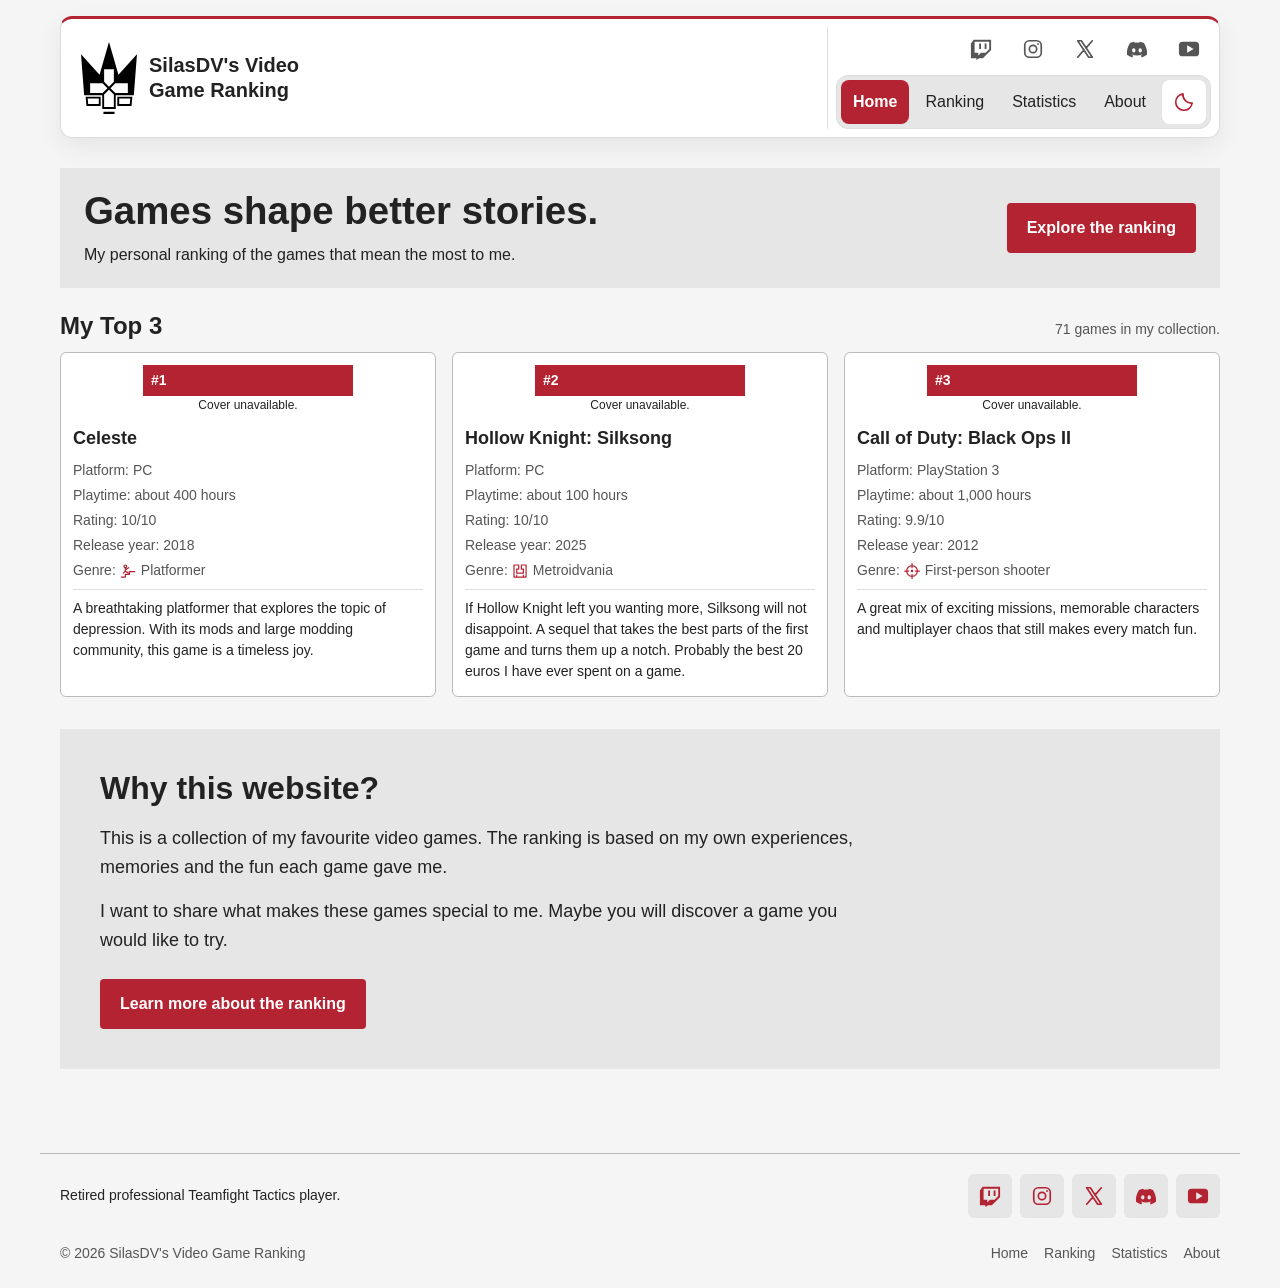
<file: index.html>
<!DOCTYPE html>
<html lang="en">
<head>
    <meta charset="UTF-8">
    <meta name="viewport" content="width=device-width, initial-scale=1.0">
    <title>SilasDV's Video Game Ranking</title>
    <link rel="icon" type="image/svg+xml" href="data/SDVVGR.svg">
    <script src="theme.js"></script>
    <link rel="stylesheet" href="style.css">
    <script src="navigation.js" defer></script>
    <script src="loader.js" defer></script>
    <script src="script.js" defer></script>
</head>
<body>
    <a href="#main-content">Skip to main content</a>

    <header>
        <p>
            <a href="index.html" class="site-name">SilasDV's Video Game Ranking</a>
        </p>
    </header>

    <main id="main-content" tabindex="-1">
        <section class="hero">
            <h1>Games shape better stories.</h1>
            <p>My personal ranking of the games that mean the most to me.</p>
            <a href="ranking.html" class="button">Explore the ranking</a>
        </section>

        <section class="home-top">
            <div class="top-heading">
                <h2>My Top 3</h2>
                <p id="data-status" role="status"></p>
            </div>

            <noscript>
                <p>Please enable JavaScript to view the games.</p>
            </noscript>

            <ol id="top-games" role="list"></ol>
        </section>

        <section class="home-about">
            <h2>Why this website?</h2>

            <p>
                This is a collection of my favourite video games.
                The ranking is based on my own experiences, memories
                and the fun each game gave me.
            </p>

            <p>
                I want to share what makes these games special to me.
                Maybe you will discover a game you would like to try.
            </p>

            <a href="about.html" class="button">
                Learn more about the ranking
            </a>
        </section>
    </main>

    <footer hidden></footer>
</body>
</html>
</file>
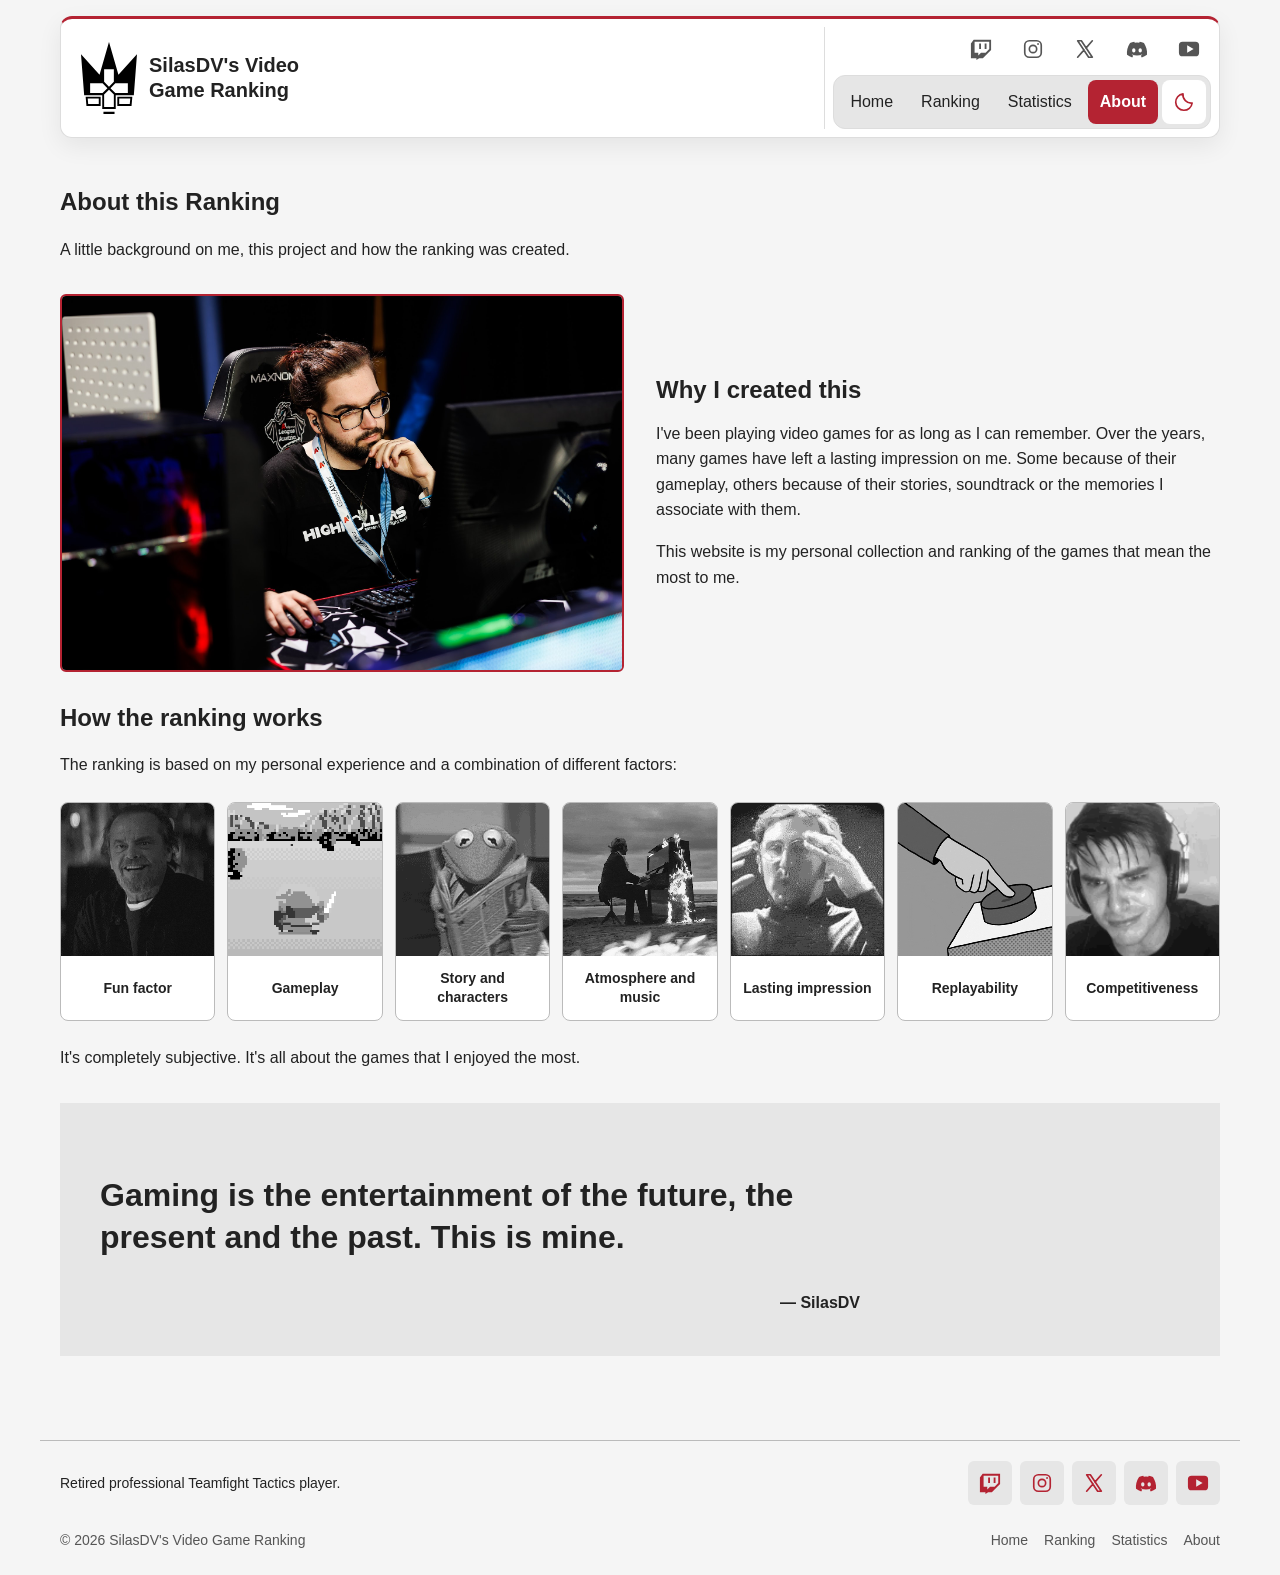
<file: about.html>
<!DOCTYPE html>
<html lang="en">
<head>
    <meta charset="UTF-8">
    <meta name="viewport" content="width=device-width, initial-scale=1.0">
    <title>About | SilasDV's Video Game Ranking</title>
    <link rel="icon" type="image/svg+xml" href="data/SDVVGR.svg">
    <script src="theme.js"></script>
    <link rel="stylesheet" href="style.css">
    <script src="navigation.js" defer></script>
    <script src="loader.js" defer></script>
    <script src="about-factors.js" defer></script>
</head>
<body>
    <a href="#main-content">Skip to main content</a>

    <header>
        <p>
            <a href="index.html" class="site-name">SilasDV's Video Game Ranking</a>
        </p>
    </header>

    <main id="main-content" tabindex="-1">
        <section>
            <h1>About this Ranking</h1>

            <p>
                A little background on me, this project
                and how the ranking was created.
            </p>
        </section>

        <section class="about-intro">
            <img class="about-photo" src="data/picture.jpg"
                alt="SilasDV at a gaming computer during an esports event."
                width="1918" height="1279" decoding="async">

            <div>
                <h2>Why I created this</h2>

                <p>
                    I've been playing video games for as long as I can remember.
                    Over the years, many games have left a lasting impression
                    on me. Some because of their gameplay, others because of
                    their stories, soundtrack or the memories I associate
                    with them.
                </p>

                <p>
                    This website is my personal collection and ranking
                    of the games that mean the most to me.
                </p>
            </div>
        </section>

        <section>
            <h2>How the ranking works</h2>

            <p>
                The ranking is based on my personal experience
                and a combination of different factors:
            </p>

            <ul class="ranking-factors" role="list">
                <li>
                    <button type="button" aria-pressed="false" disabled
                            aria-label="Fun factor animation" title="Hover or tap to animate">
                        <span class="factor-media">
                            <img src="data/Fun%20Factor.gif" alt="" width="337" height="263" loading="lazy" decoding="async">
                        </span>
                        <span class="factor-label">Fun factor</span>
                    </button>
                </li>
                <li>
                    <button type="button" aria-pressed="false" disabled
                            aria-label="Gameplay animation" title="Hover or tap to animate">
                        <span class="factor-media">
                            <img src="data/Gameplay.gif" alt="" width="576" height="576" loading="lazy" decoding="async">
                        </span>
                        <span class="factor-label">Gameplay</span>
                    </button>
                </li>
                <li>
                    <button type="button" aria-pressed="false" disabled
                            aria-label="Story and characters animation" title="Hover or tap to animate">
                        <span class="factor-media">
                            <img src="data/Story%20and%20characters.gif" alt="" width="300" height="225" loading="lazy" decoding="async">
                        </span>
                        <span class="factor-label">Story and characters</span>
                    </button>
                </li>
                <li>
                    <button type="button" aria-pressed="false" disabled
                            aria-label="Atmosphere and music animation" title="Hover or tap to animate">
                        <span class="factor-media">
                            <img src="data/Atmosphere%20and%20Music.gif" alt="" width="600" height="450" loading="lazy" decoding="async">
                        </span>
                        <span class="factor-label">Atmosphere and music</span>
                    </button>
                </li>
                <li>
                    <button type="button" aria-pressed="false" disabled
                            aria-label="Lasting impression animation" title="Hover or tap to animate">
                        <span class="factor-media">
                            <img src="data/Lasting%20Impression.gif" alt="" width="480" height="480" loading="lazy" decoding="async">
                        </span>
                        <span class="factor-label">Lasting impression</span>
                    </button>
                </li>
                <li>
                    <button type="button" aria-pressed="false" disabled
                            aria-label="Replayability animation" title="Hover or tap to animate">
                        <span class="factor-media">
                            <img src="data/Replayability.gif" alt="" width="386" height="480" loading="lazy" decoding="async">
                        </span>
                        <span class="factor-label">Replayability</span>
                    </button>
                </li>
                <li>
                    <button type="button" aria-pressed="false" disabled
                            aria-label="Competitiveness animation" title="Hover or tap to animate">
                        <span class="factor-media">
                            <img src="data/Competetivness.gif" alt="" width="220" height="138" loading="lazy" decoding="async">
                        </span>
                        <span class="factor-label">Competitiveness</span>
                    </button>
                </li>
            </ul>

            <p>
                It's completely subjective.
                It's all about the games that I enjoyed the most.
            </p>
        </section>

        <section class="about-quote">
            <blockquote>
                <p>
                    Gaming is the entertainment of the future,
                    the present and the past. This is mine.
                </p>
            </blockquote>

            <p class="quote-author">— SilasDV</p>
        </section>
    </main>

    <footer hidden></footer>
</body>
</html>
</file>
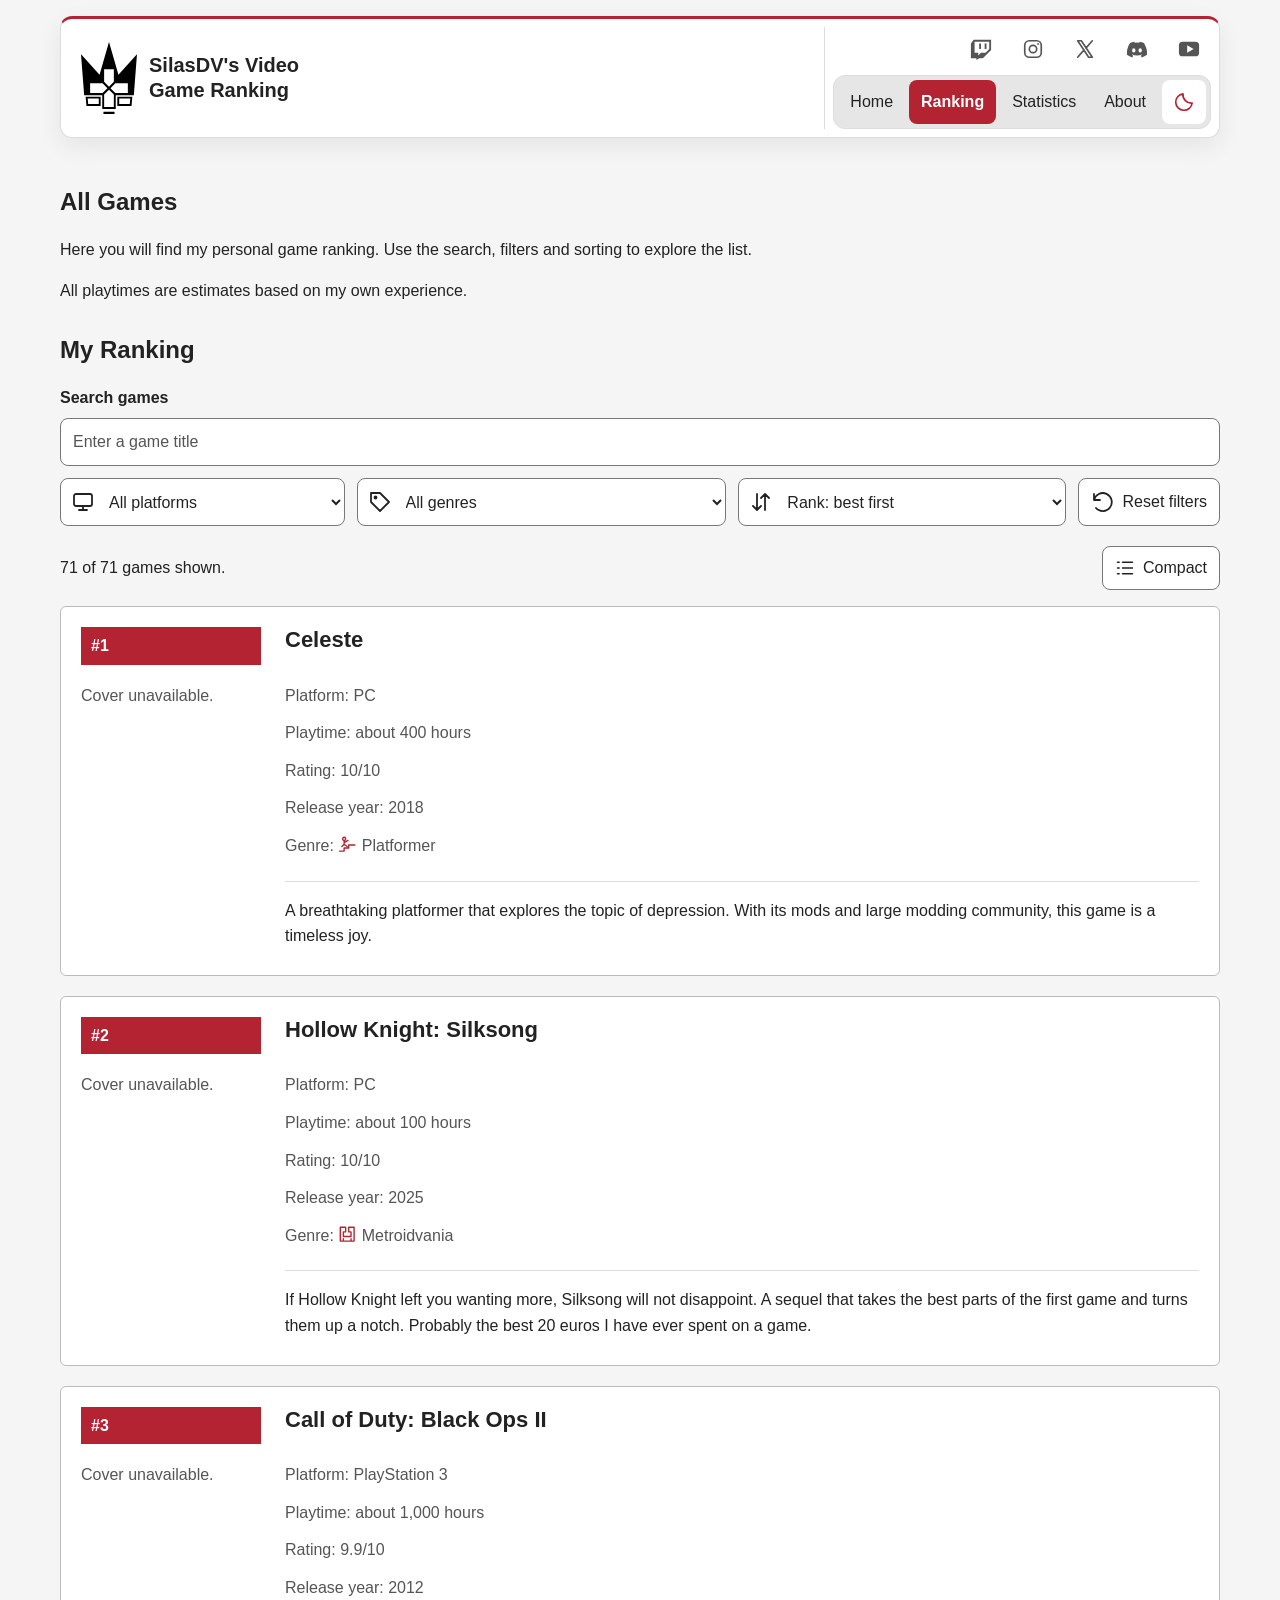
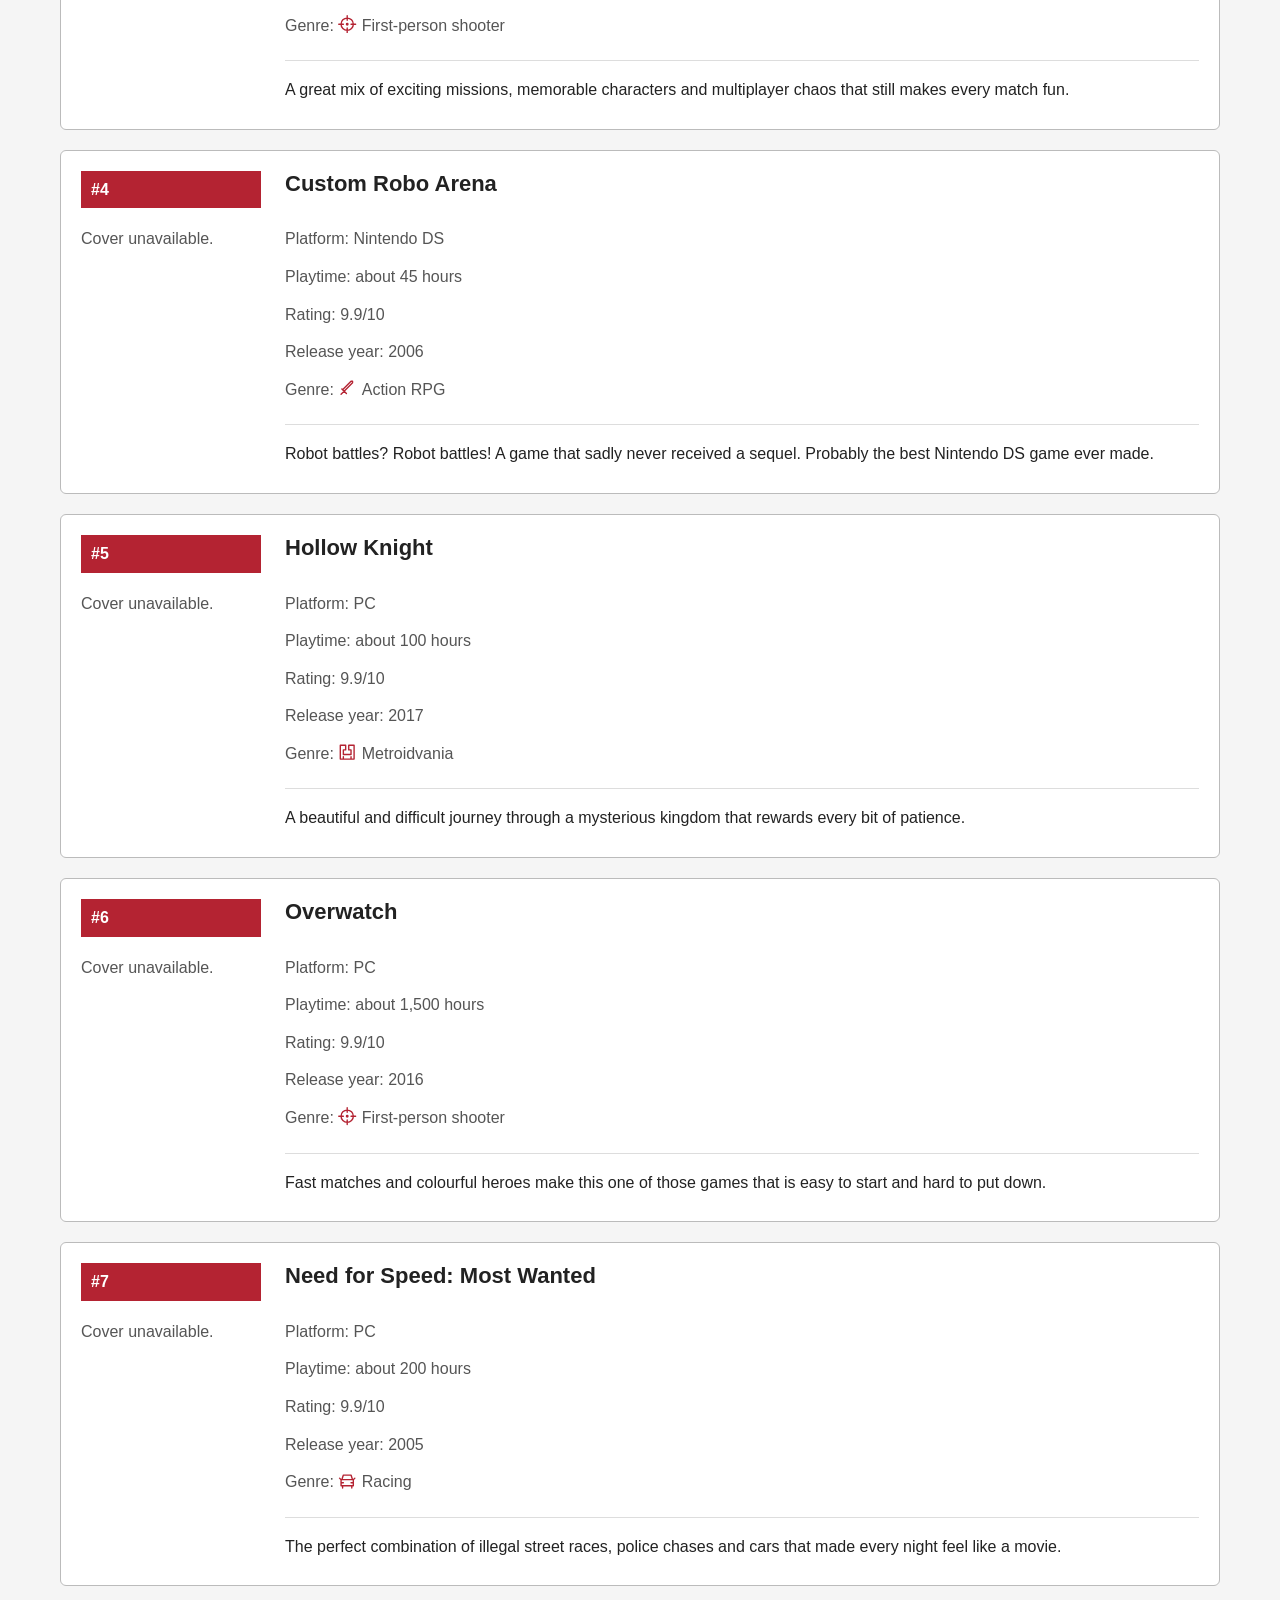
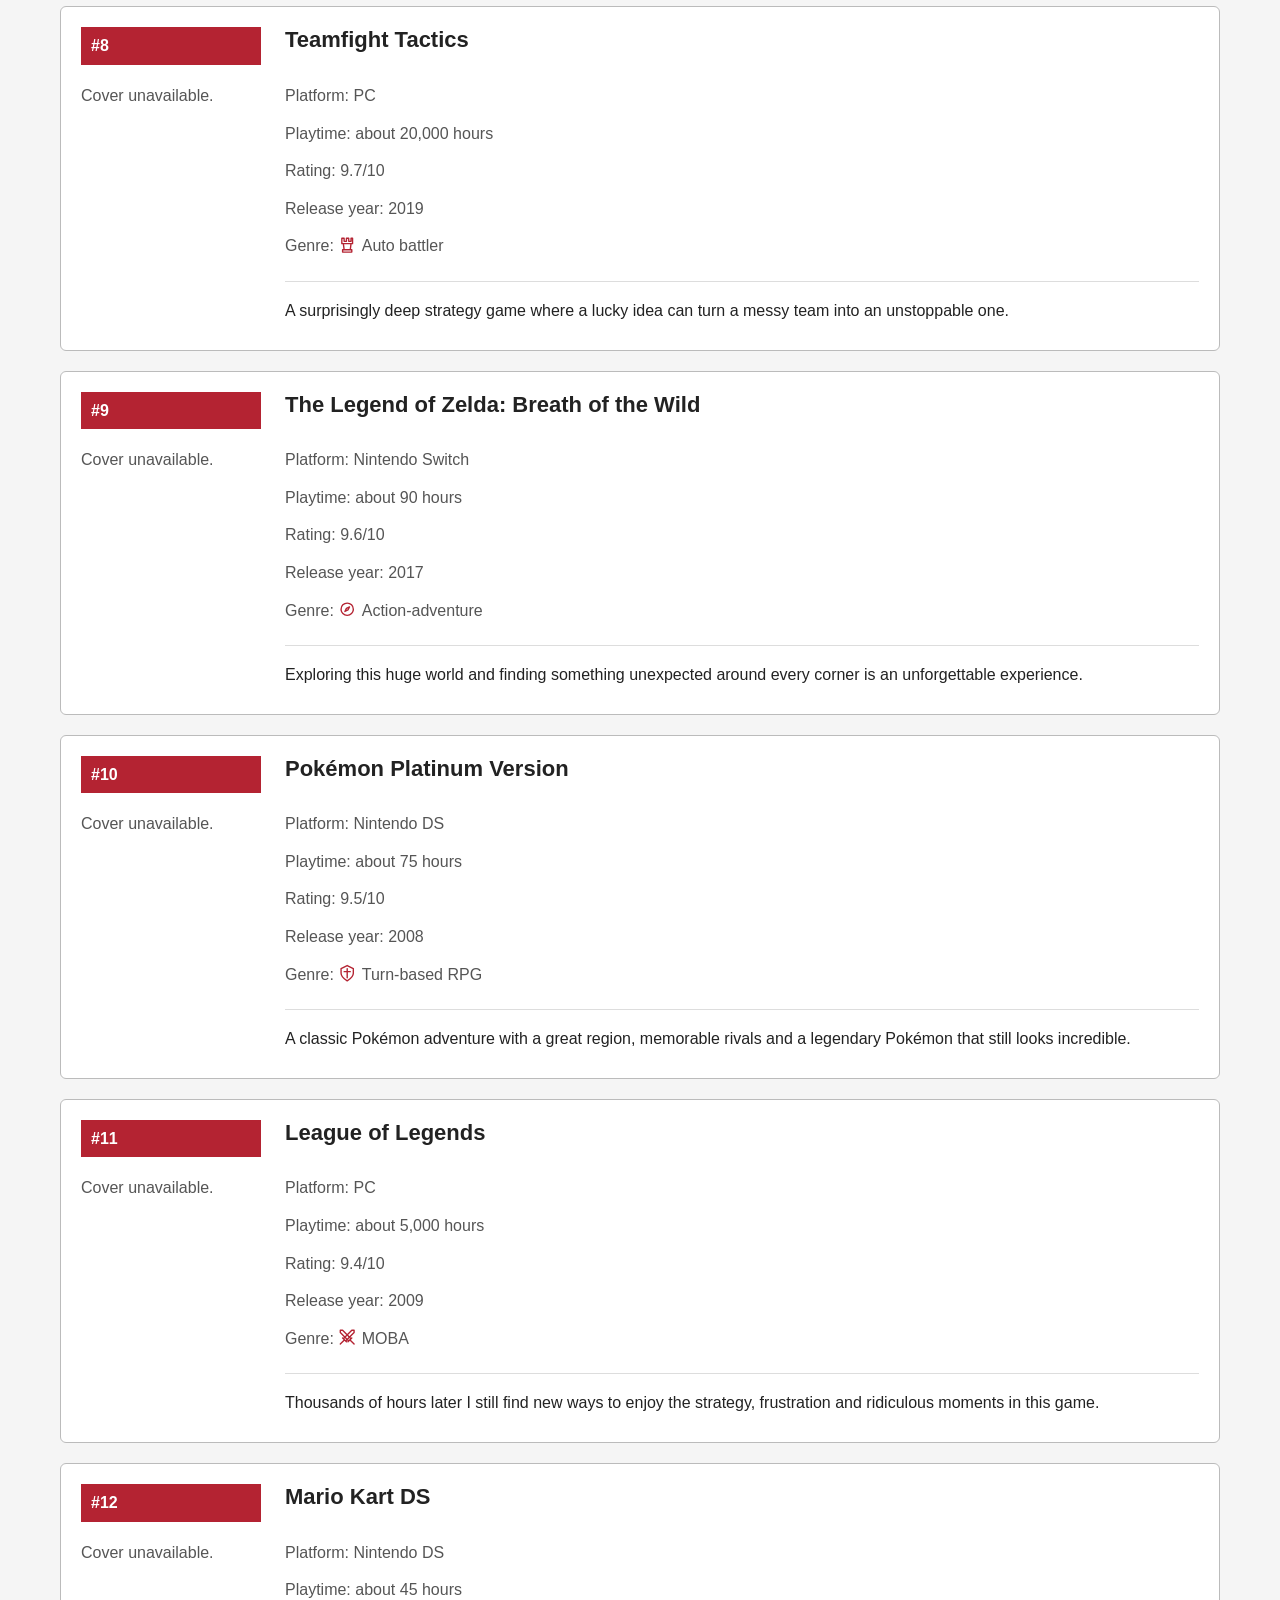
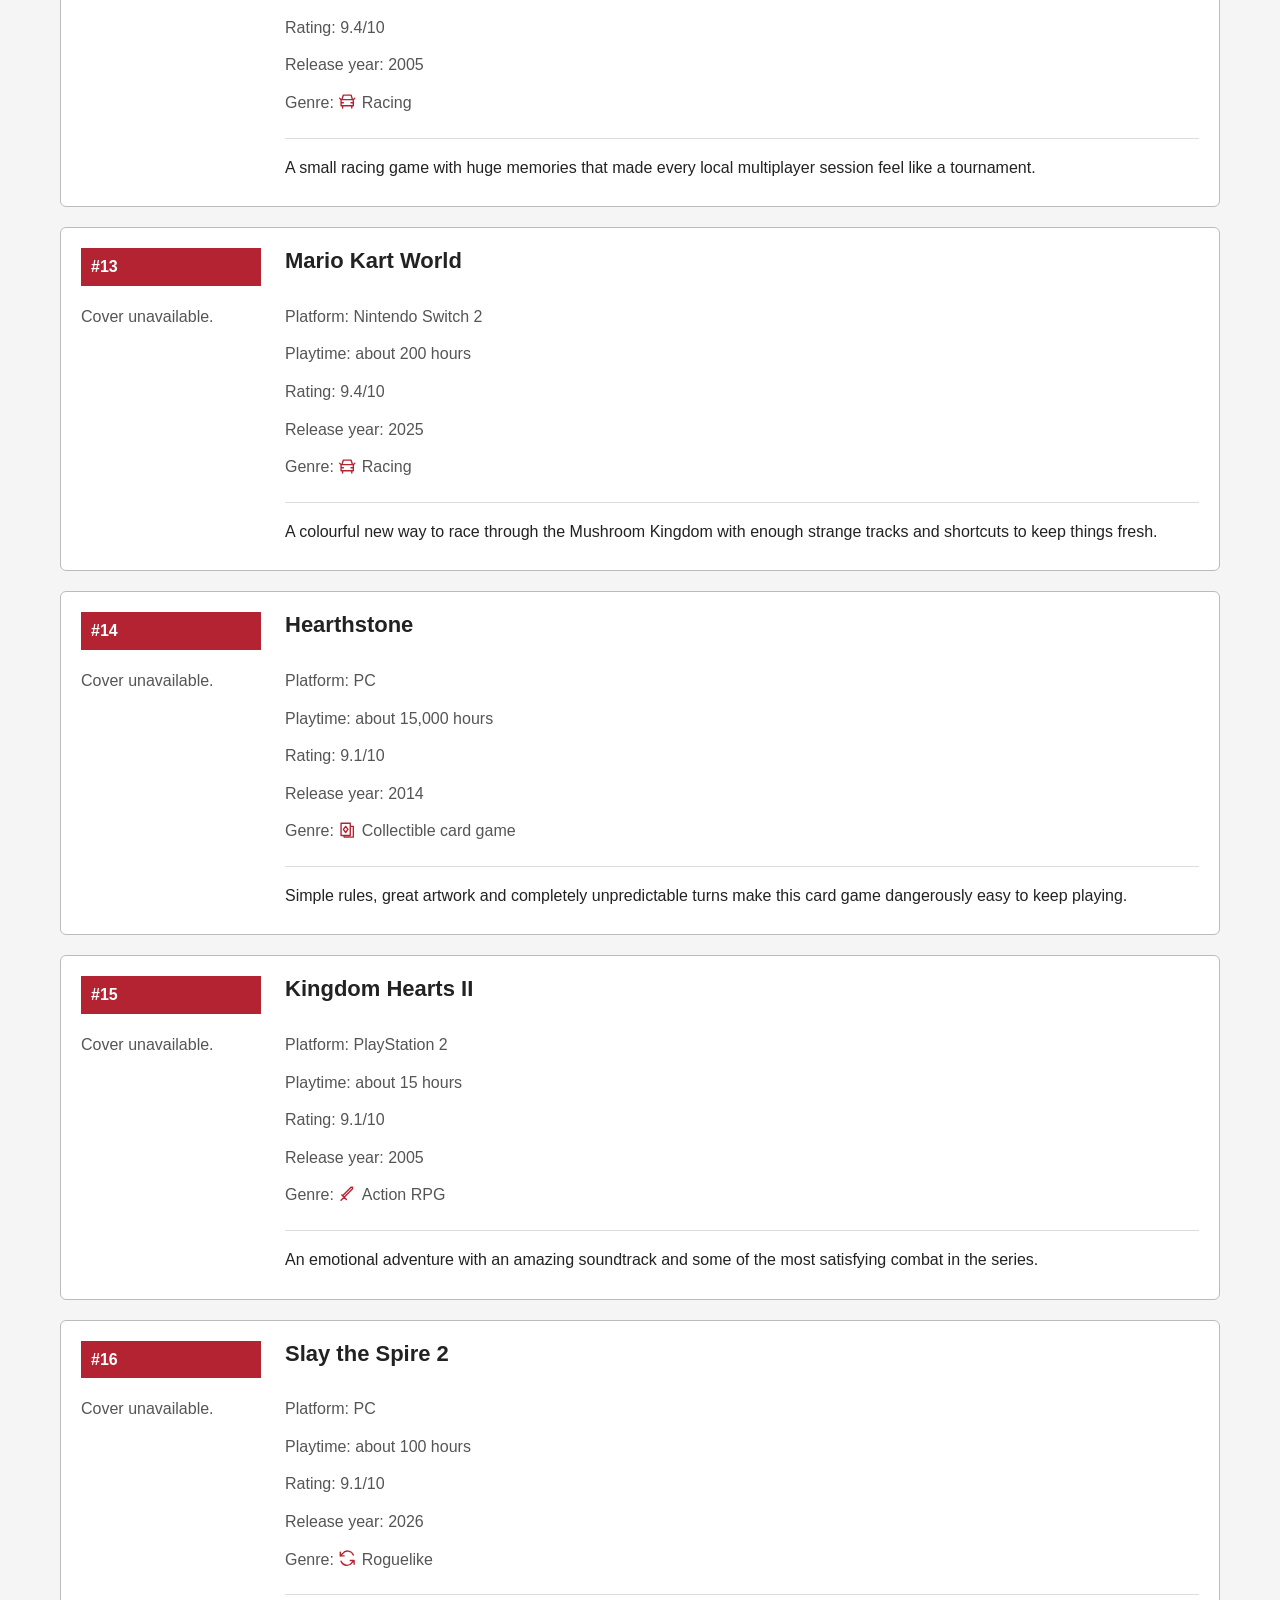
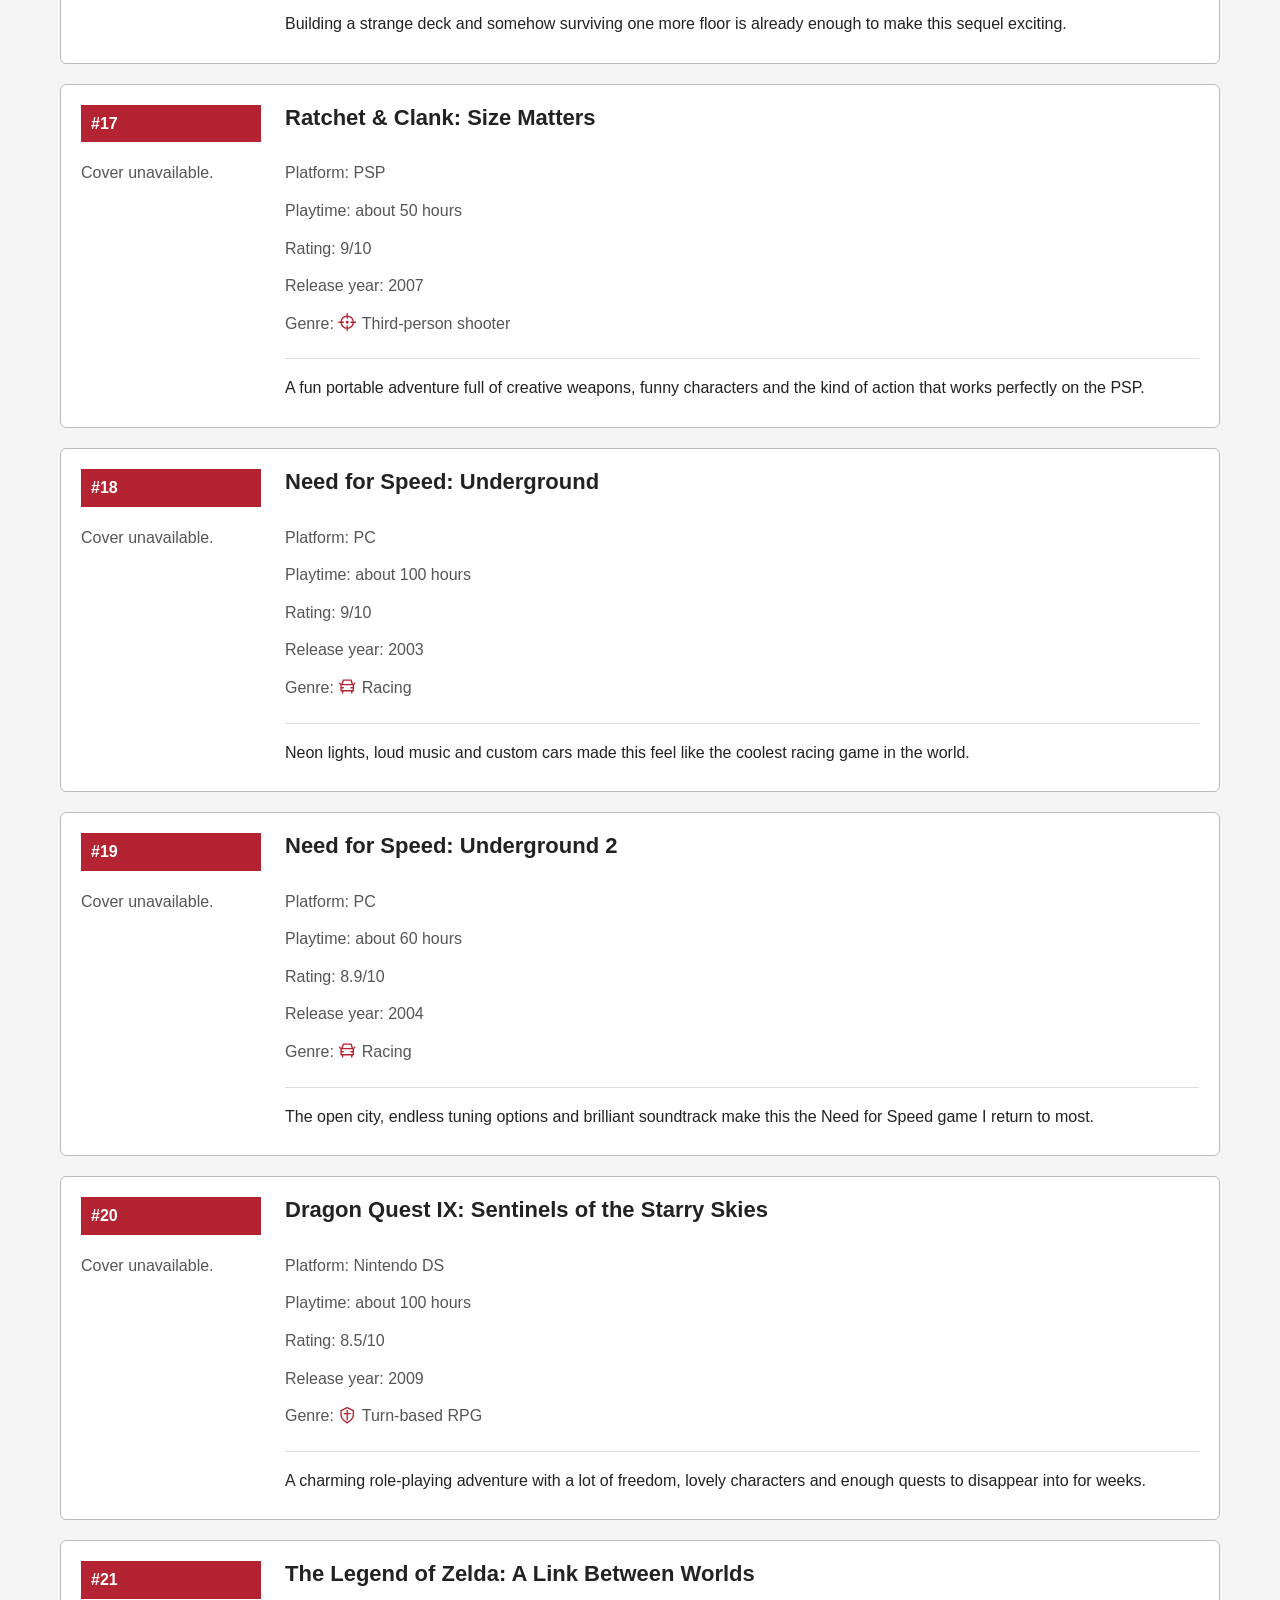
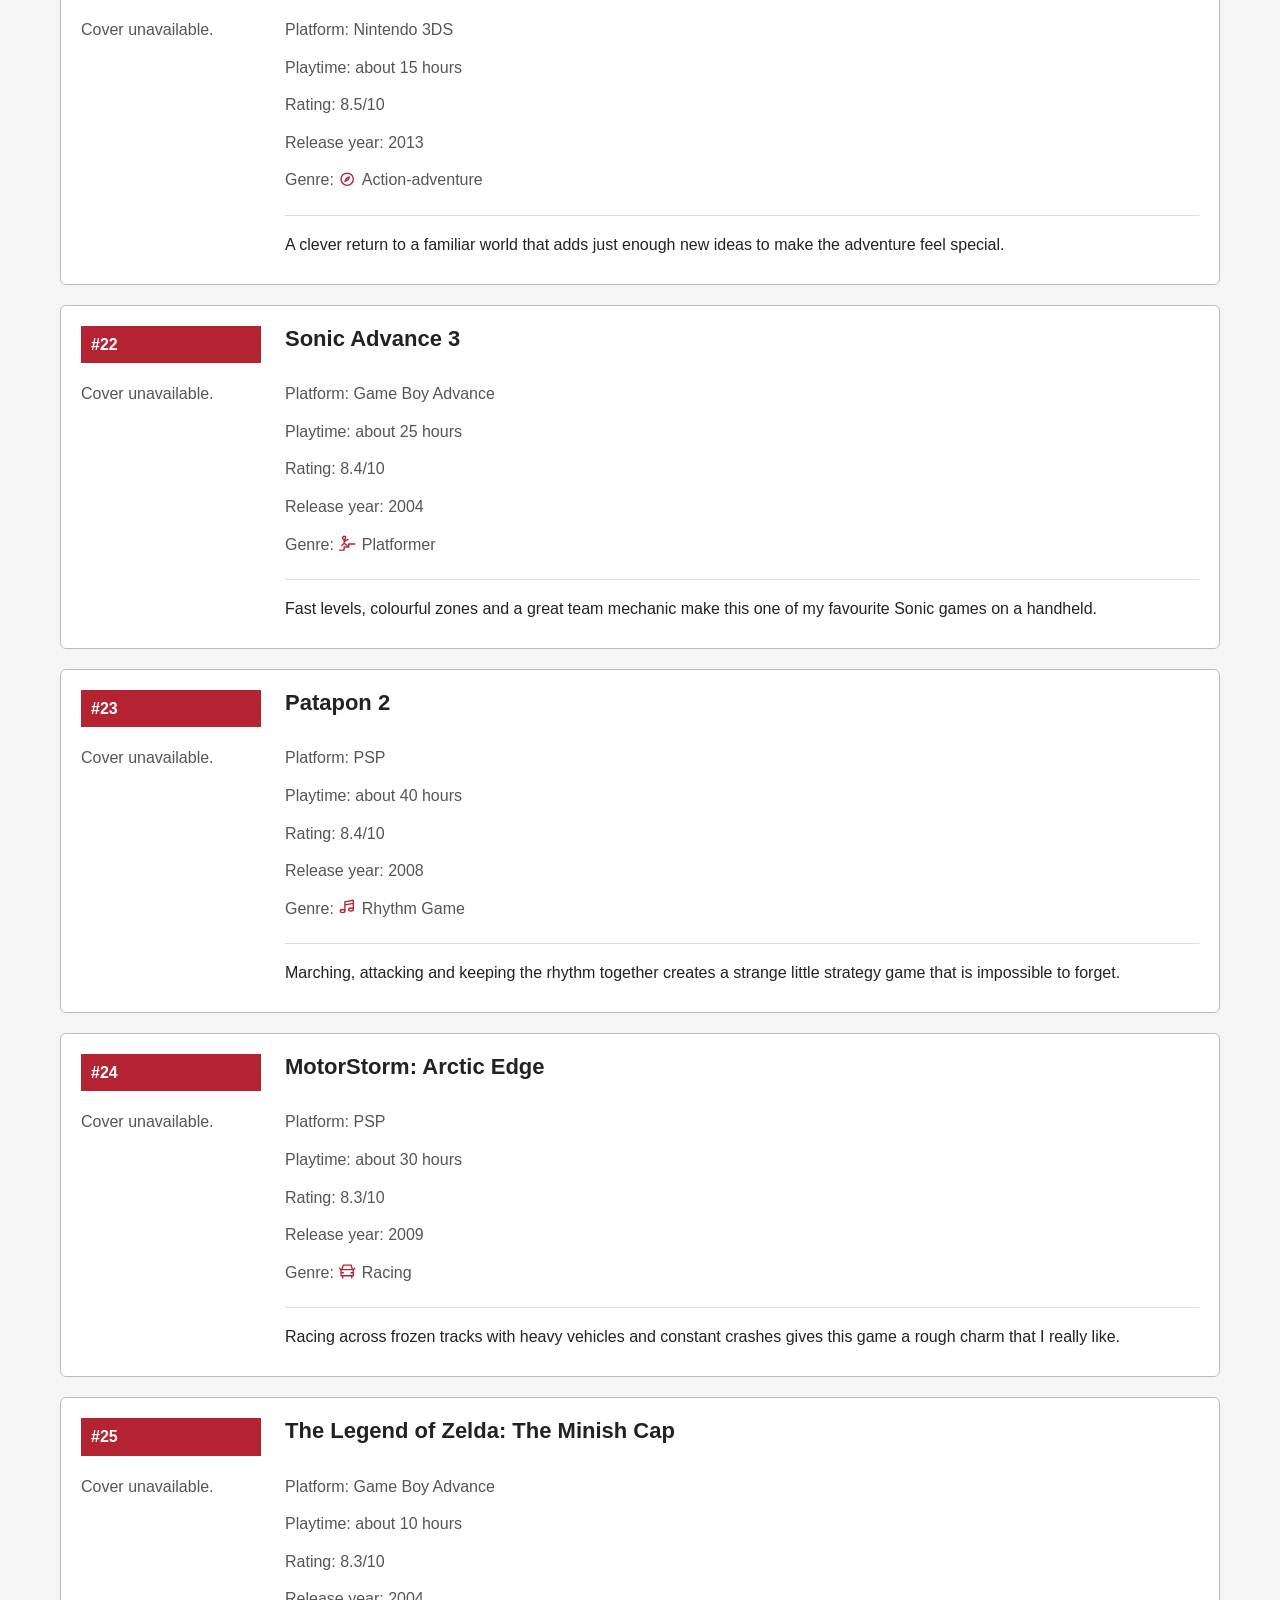
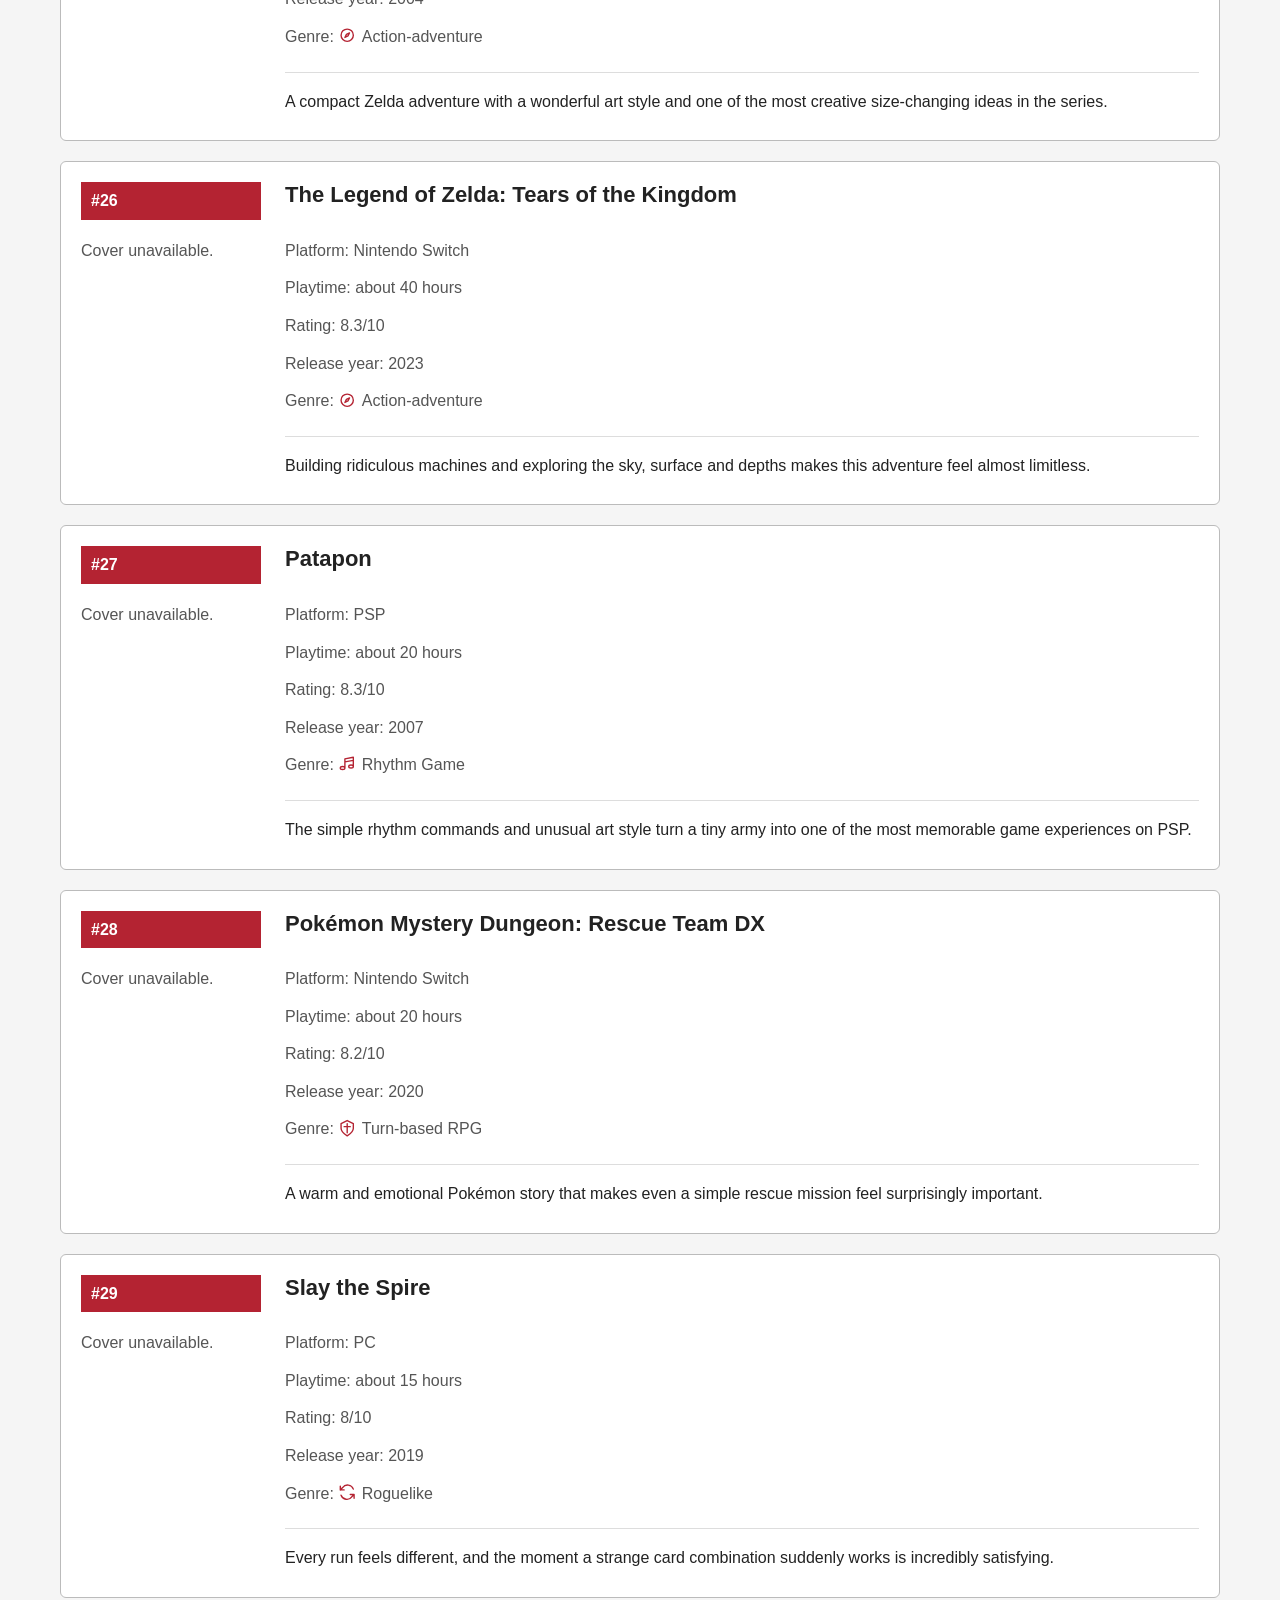
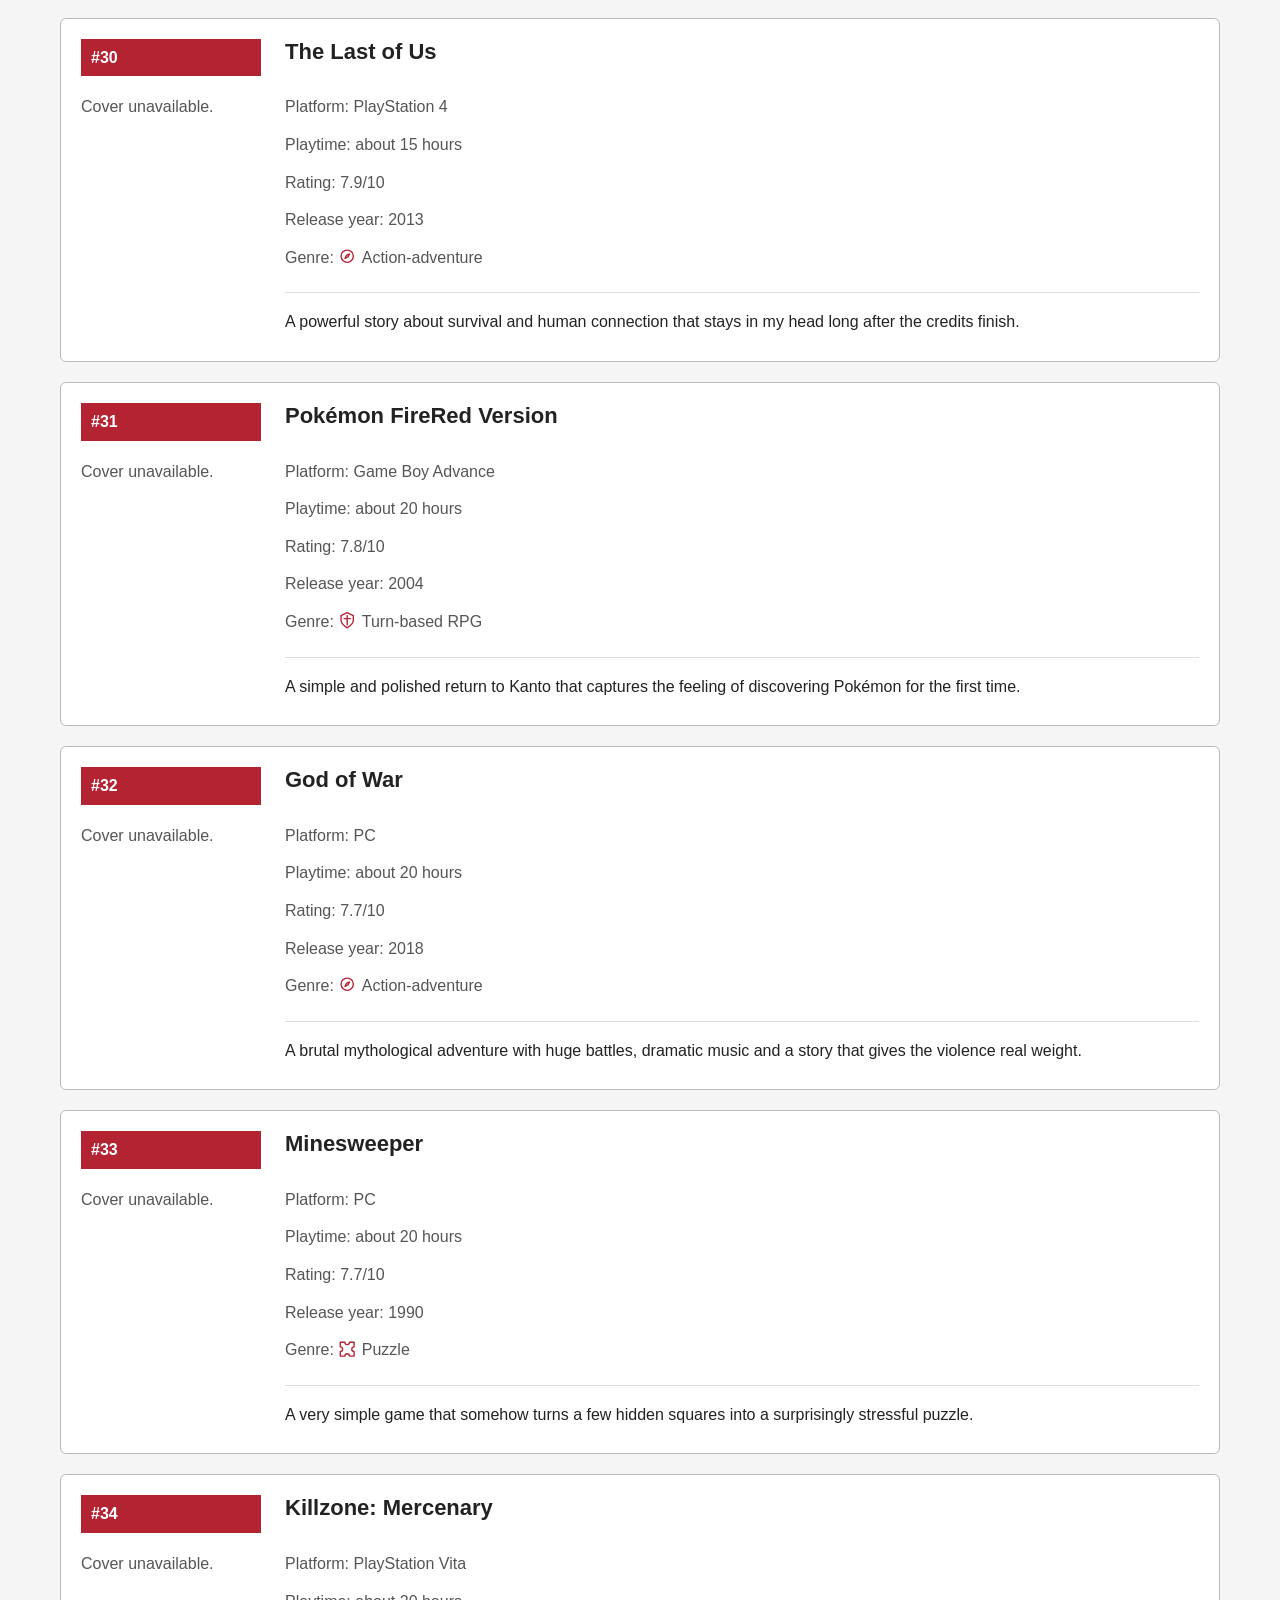
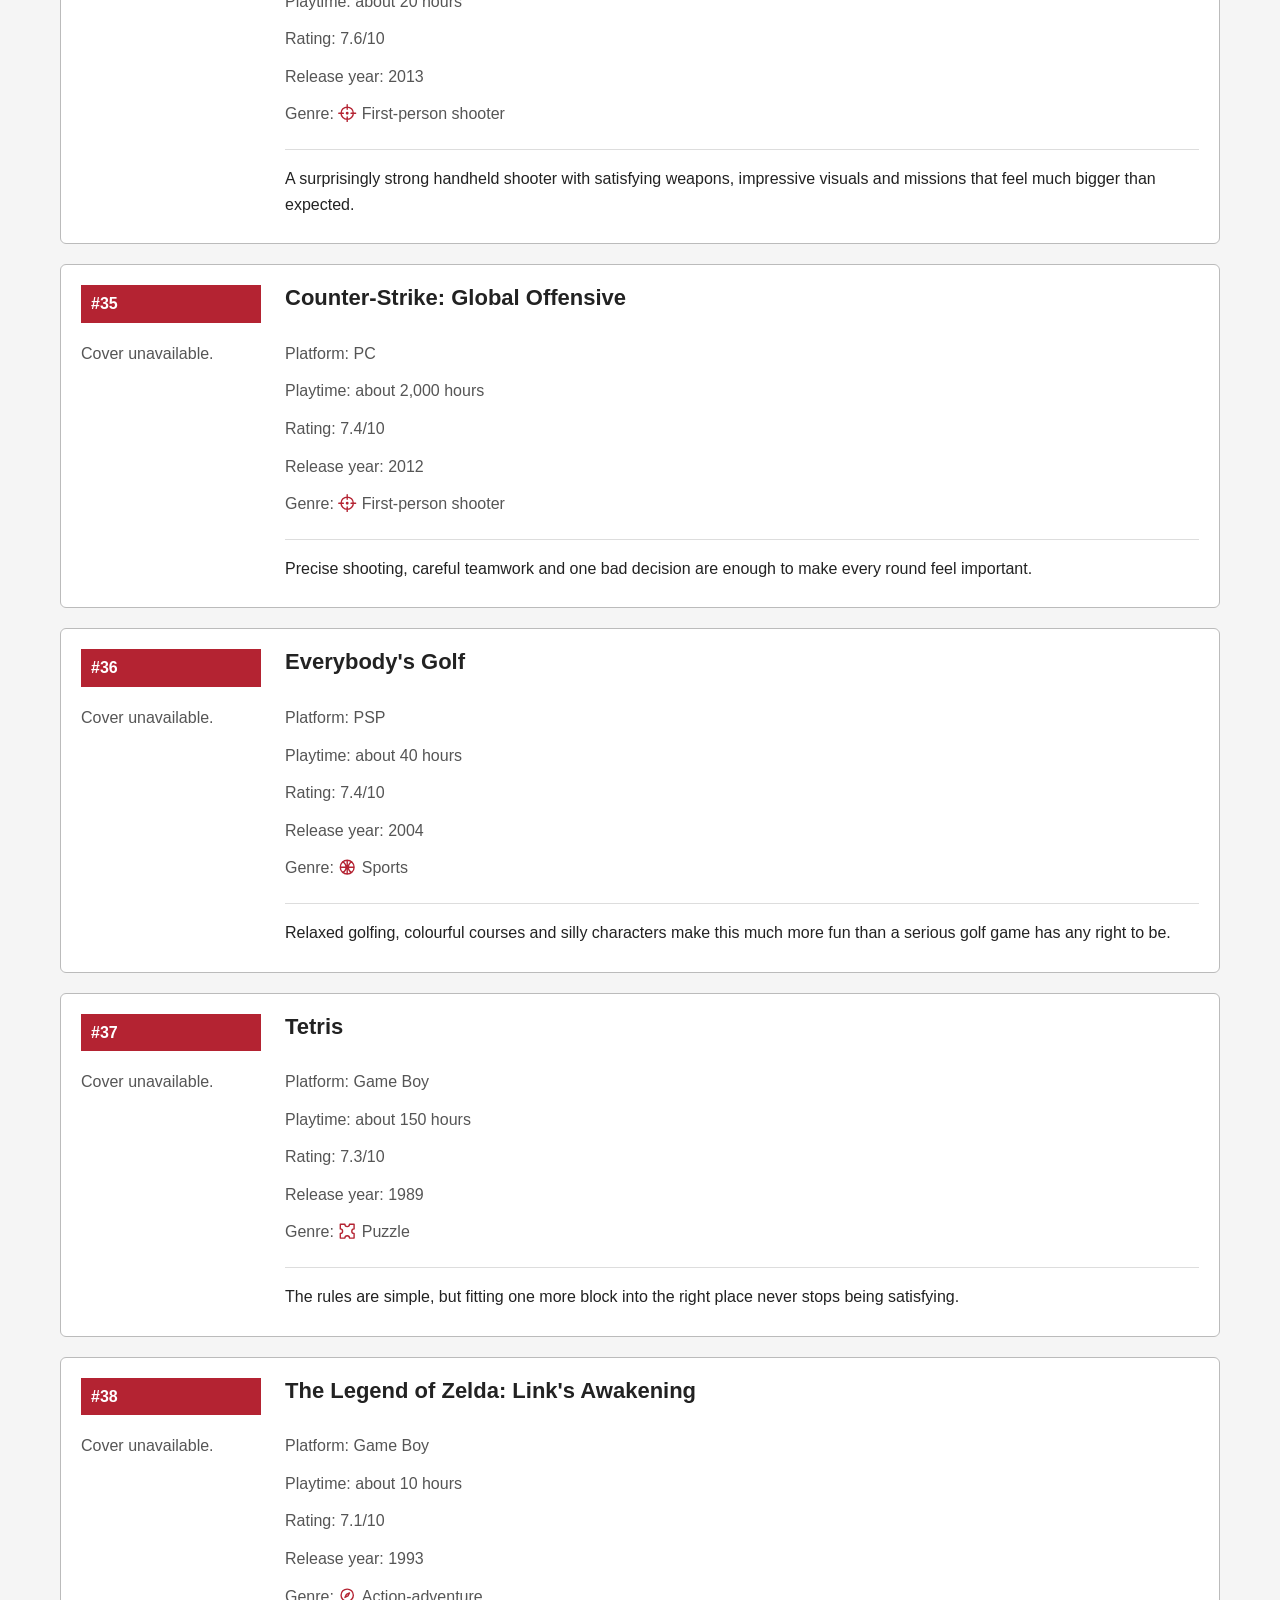
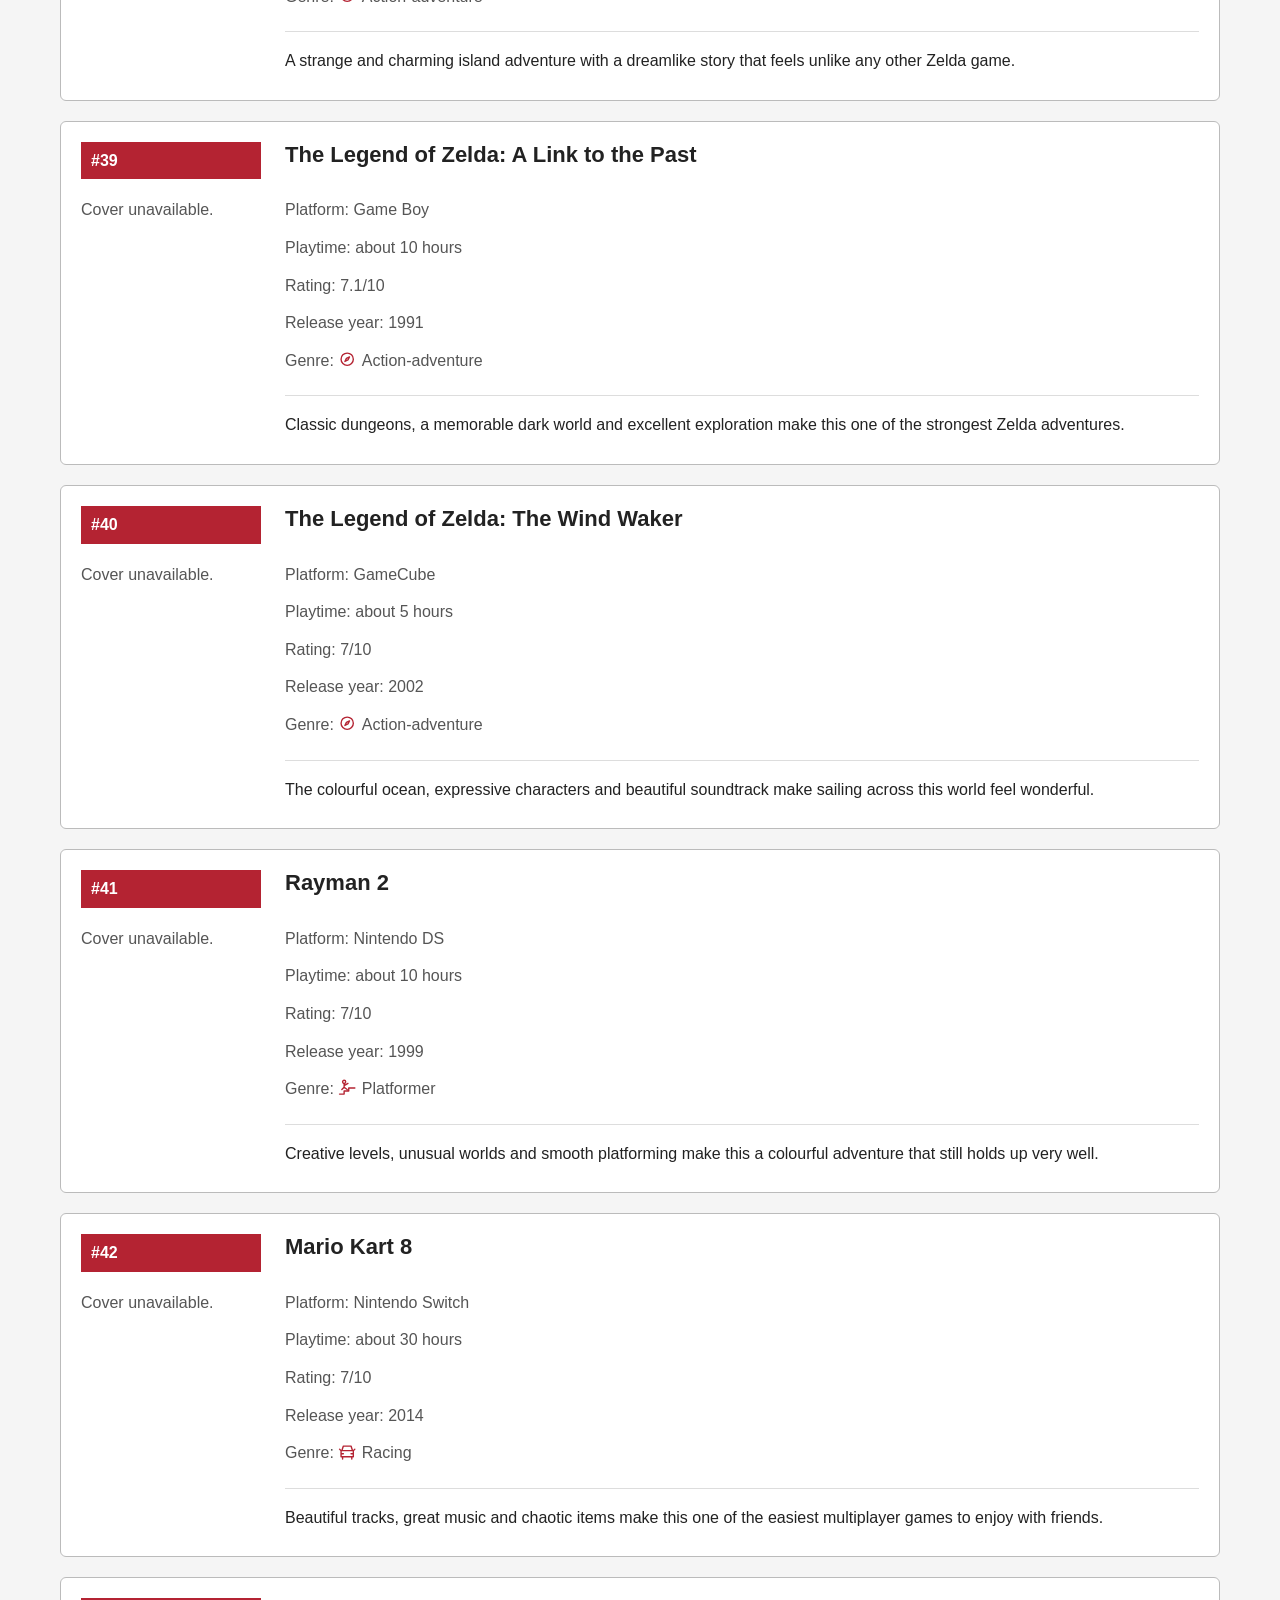
<file: ranking.html>
<!DOCTYPE html>
<html lang="en">
<head>
    <meta charset="UTF-8">
    <meta name="viewport" content="width=device-width, initial-scale=1.0">
    <title>Ranking | SilasDV's Video Game Ranking</title>
    <link rel="icon" type="image/svg+xml" href="data/SDVVGR.svg">
    <script src="theme.js"></script>
    <link rel="stylesheet" href="style.css">
    <link rel="stylesheet" href="ranking.css">
    <script src="navigation.js" defer></script>
    <script src="loader.js" defer></script>
    <script src="script.js" defer></script>
    <script src="back-to-top.js" defer></script>
</head>
<body>
    <a href="#main-content">Skip to main content</a>

    <header>
        <p>
            <a href="index.html" class="site-name">SilasDV's Video Game Ranking</a>
        </p>
    </header>

    <main id="main-content" tabindex="-1">
        <section>
            <h1>All Games</h1>
            <p>Here you will find my personal game ranking. Use the search, filters and sorting to explore the list.</p>
            <p>All playtimes are estimates based on my own experience.</p>
        </section>

        <section>
            <h2>My Ranking</h2>

            <form class="ranking-search" role="search" hidden>
                <label for="game-search">Search games</label>
                <input type="search" id="game-search" name="title"
                       placeholder="Enter a game title" aria-controls="ranking-list">

                <div class="ranking-filters">
                    <div class="ranking-control">
                        <label for="platform-filter">
                            <svg viewBox="0 0 24 24" fill="none" stroke="currentColor"
                                 stroke-width="1.8" stroke-linecap="round" stroke-linejoin="round"
                                 aria-hidden="true" focusable="false">
                                <rect x="3" y="4" width="18" height="12" rx="2"></rect>
                                <path d="M12 16v4M8 20h8"></path>
                            </svg>
                            <span class="control-label">Platform</span>
                        </label>
                        <select id="platform-filter" name="platform" title="Platform"
                                aria-controls="ranking-list">
                            <option value="">All platforms</option>
                        </select>
                    </div>

                    <div class="ranking-control">
                        <label for="genre-filter">
                            <svg viewBox="0 0 24 24" fill="none" stroke="currentColor"
                                 stroke-width="1.8" stroke-linecap="round" stroke-linejoin="round"
                                 aria-hidden="true" focusable="false">
                                <path d="m21 12-9 9-9-9V3h9Z"></path>
                                <circle cx="7.5" cy="7.5" r="1"></circle>
                            </svg>
                            <span class="control-label">Genre</span>
                        </label>
                        <select id="genre-filter" name="genre" title="Genre"
                                aria-controls="ranking-list">
                            <option value="">All genres</option>
                        </select>
                    </div>

                    <div class="ranking-control">
                        <label for="game-sort">
                            <svg viewBox="0 0 24 24" fill="none" stroke="currentColor"
                                 stroke-width="1.8" stroke-linecap="round" stroke-linejoin="round"
                                 aria-hidden="true" focusable="false">
                                <path d="M8 4v16m-4-4 4 4 4-4M16 20V4m-4 4 4-4 4 4"></path>
                            </svg>
                            <span class="control-label">Sort by</span>
                        </label>
                        <select id="game-sort" name="sort" title="Sort by"
                                aria-controls="ranking-list">
                            <option value="rank:asc">Rank: best first</option>
                            <option value="rank:desc">Rank: reversed</option>
                            <option value="playtime_hours:desc">Playtime: longest first</option>
                            <option value="playtime_hours:asc">Playtime: shortest first</option>
                            <option value="release_year:desc">Year: newest first</option>
                            <option value="release_year:asc">Year: oldest first</option>
                            <option value="title:asc">Title: A–Z</option>
                            <option value="title:desc">Title: Z–A</option>
                        </select>
                    </div>
                    <button type="button" id="reset-filters" class="ranking-control reset-filters"
                            title="Reset filters" aria-controls="ranking-list">
                        <svg viewBox="0 0 24 24" fill="none" stroke="currentColor"
                             stroke-width="1.8" stroke-linecap="round" stroke-linejoin="round"
                             aria-hidden="true" focusable="false">
                            <path d="M3 10a9 9 0 1 1 2 8M3 4v6h6"></path>
                        </svg>
                        <span class="control-label">Reset filters</span>
                    </button>
                </div>

                <p id="selection-summary" class="selection-summary"></p>
            </form>

            <div class="ranking-display">
                <p id="data-status" role="status"></p>
                <button type="button" id="compact-view" aria-label="Compact view"
                        aria-pressed="false" aria-controls="ranking-list" hidden>
                    <svg viewBox="0 0 24 24" fill="none" stroke="currentColor"
                         stroke-width="1.8" stroke-linecap="round"
                         aria-hidden="true" focusable="false">
                        <path d="M3 5h2m4 0h12M3 12h2m4 0h12M3 19h2m4 0h12"></path>
                    </svg>
                    Compact
                </button>
            </div>
            <noscript><p>Please enable JavaScript to view the ranking.</p></noscript>
            <ol id="ranking-list"></ol>
        </section>
    </main>

    <button type="button" id="back-to-top" aria-label="Back to top"
            title="Back to top" hidden>
        <svg viewBox="0 0 24 24" fill="none" stroke="currentColor"
             stroke-width="2" stroke-linecap="round" stroke-linejoin="round"
             aria-hidden="true" focusable="false">
            <path d="M12 19V5m-6 6 6-6 6 6"></path>
        </svg>
    </button>

    <footer hidden></footer>
</body>
</html>
</file>
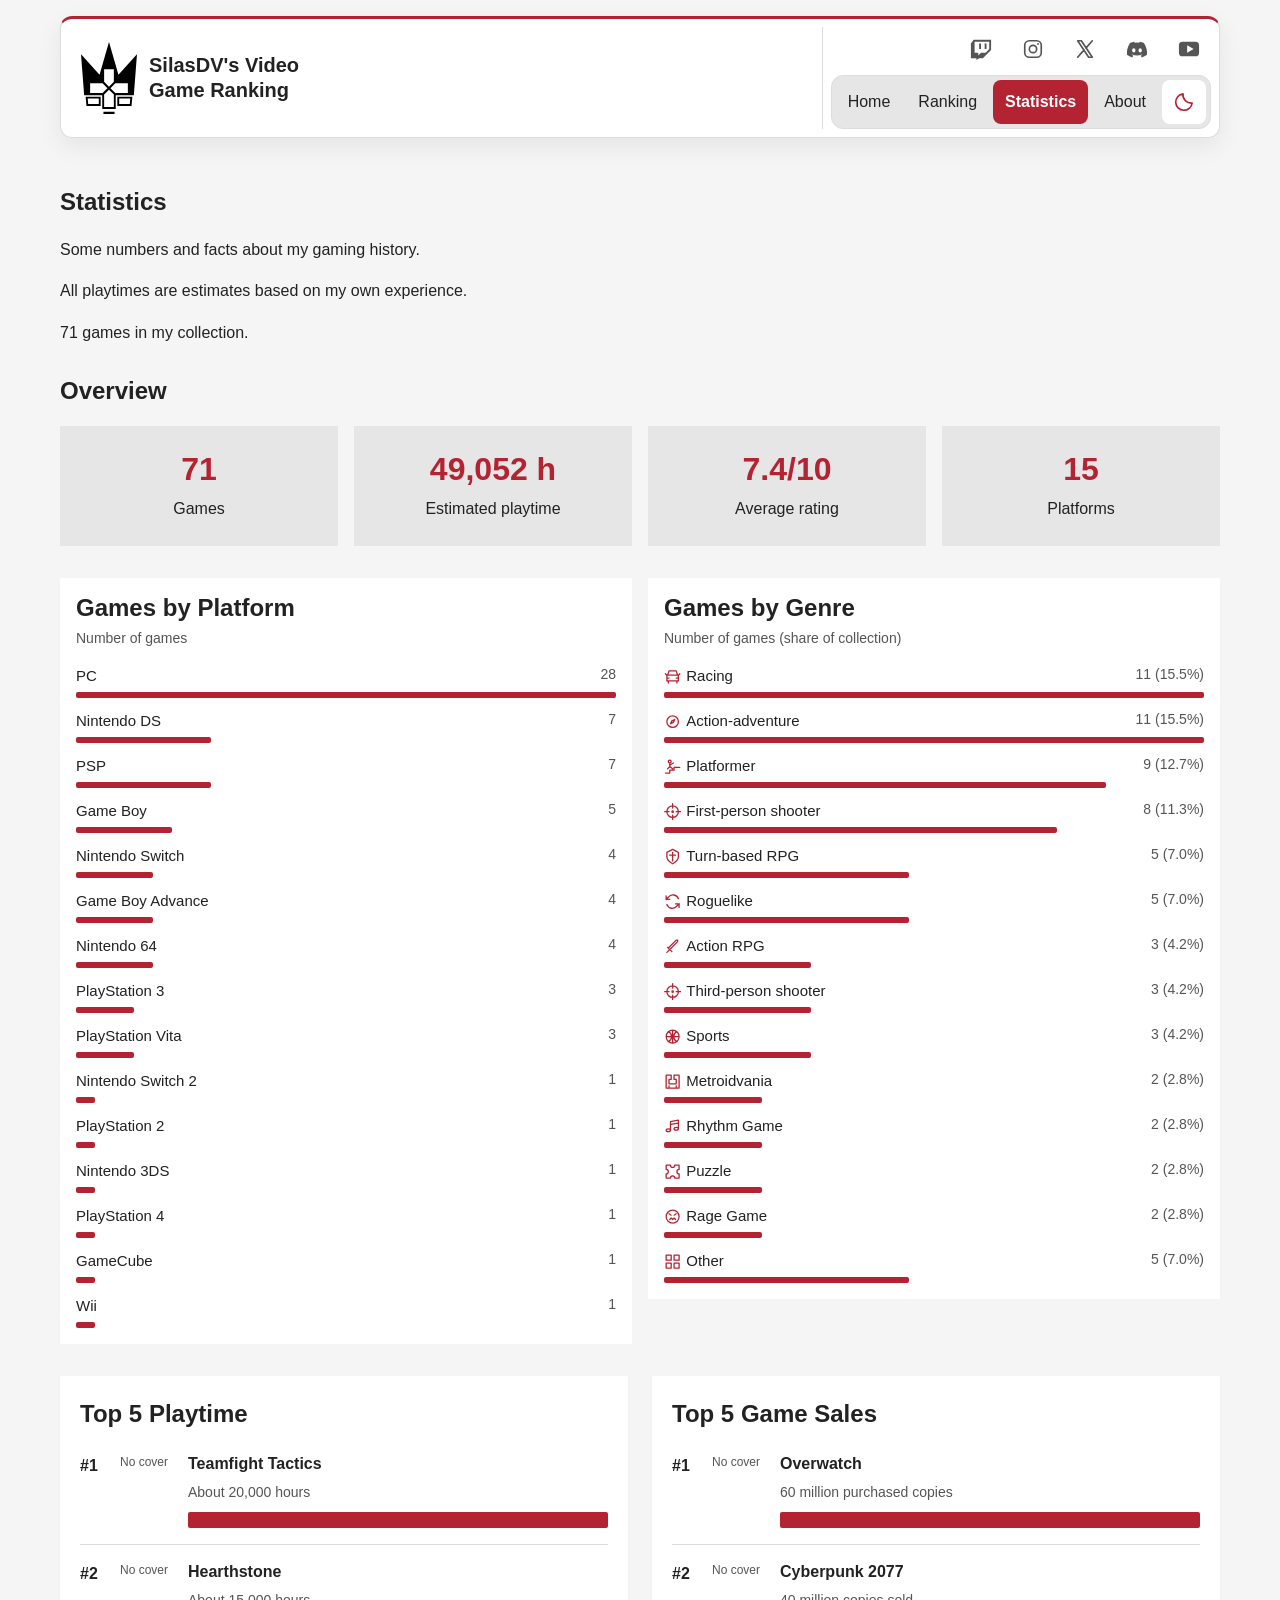
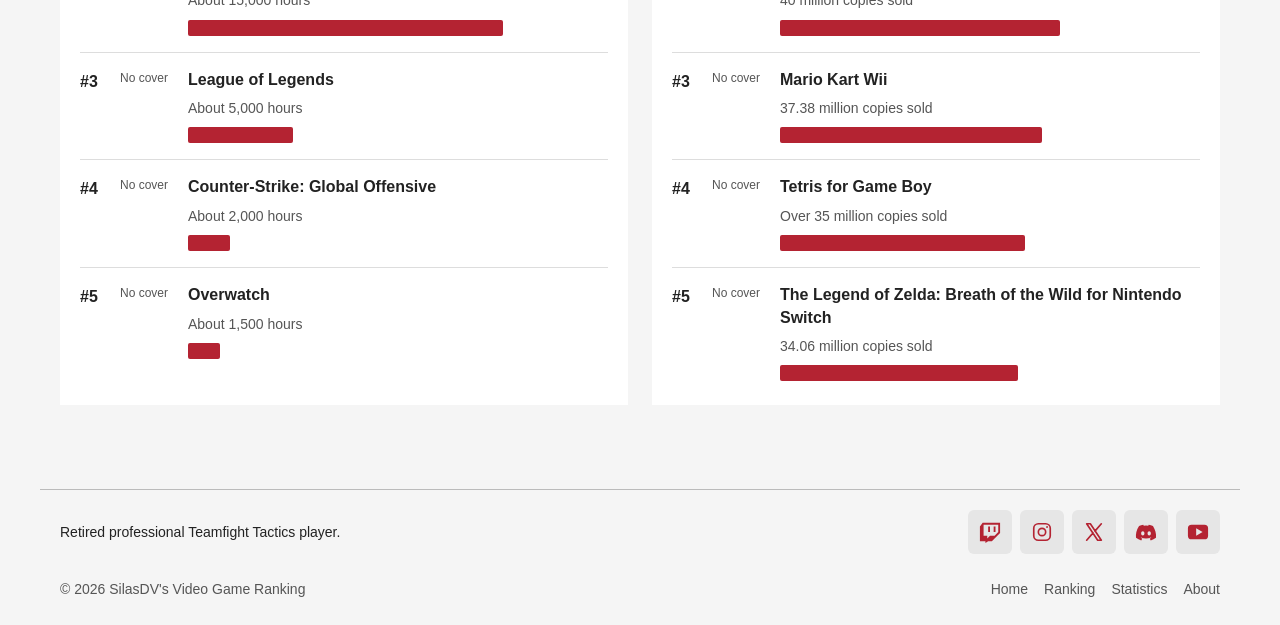
<file: statistics.html>
<!DOCTYPE html>
<html lang="en">
<head>
    <meta charset="UTF-8">
    <meta name="viewport" content="width=device-width, initial-scale=1.0">
    <title>Statistics | SilasDV's Video Game Ranking</title>
    <link rel="icon" type="image/svg+xml" href="data/SDVVGR.svg">
    <script src="theme.js"></script>
    <link rel="stylesheet" href="style.css">
    <script src="navigation.js" defer></script>
    <script src="loader.js" defer></script>
    <script src="script.js" defer></script>
</head>
<body>
    <a href="#main-content">Skip to main content</a>

    <header>
        <p>
            <a href="index.html" class="site-name">SilasDV's Video Game Ranking</a>
        </p>
    </header>

    <main id="main-content" tabindex="-1">
        <section>
            <h1>Statistics</h1>
            <p>Some numbers and facts about my gaming history.</p>
            <p>All playtimes are estimates based on my own experience.</p>
            <p id="data-status" role="status"></p>
            <noscript><p>Please enable JavaScript to view the personal statistics.</p></noscript>
        </section>

        <div id="statistics-data" hidden>
            <section>
                <h2>Overview</h2>
                <div class="stats-overview">
                    <p class="stat-card">
                        <span class="stat-value" id="game-count"></span>
                        Games
                    </p>
                    <p class="stat-card">
                        <span class="stat-value"><span id="total-playtime"></span> h</span>
                        Estimated playtime
                    </p>
                    <p class="stat-card">
                        <span class="stat-value"><span id="average-rating"></span>/10</span>
                        Average rating
                    </p>
                    <p class="stat-card">
                        <span class="stat-value" id="platform-count"></span>
                        Platforms
                    </p>
                </div>
            </section>

            <div class="category-charts">
                <section class="chart-section">
                    <h2>Games by Platform</h2>
                    <p id="platform-chart-note" class="chart-note">Number of games</p>
                    <ul id="platform-list" class="chart-list" role="list"
                        aria-describedby="platform-chart-note"></ul>
                </section>

                <section class="chart-section">
                    <h2>Games by Genre</h2>
                    <p id="genre-chart-note" class="chart-note">Number of games (share of collection)</p>
                    <ul id="genre-list" class="chart-list" role="list"
                        aria-describedby="genre-chart-note"></ul>
                </section>
            </div>
        </div>

        <div class="statistics-charts">
            <section id="playtime-chart" class="chart-section" hidden>
                <h2>Top 5 Playtime</h2>
                <ol id="playtime-list" class="game-chart" role="list"></ol>
            </section>

            <section class="chart-section">
                <h2>Top 5 Game Sales</h2>
                <ol id="sales-list" class="game-chart" role="list">
                    <li data-title="Overwatch" data-platform="PC" data-sales="60">
                        <h3>Overwatch</h3>
                        <p class="chart-value">60 million purchased copies</p>
                    </li>
                    <li data-title="Cyberpunk 2077" data-platform="PC" data-sales="40">
                        <h3>Cyberpunk 2077</h3>
                        <p class="chart-value">40 million copies sold</p>
                    </li>
                    <li data-title="Mario Kart Wii" data-platform="Wii" data-sales="37.38">
                        <h3>Mario Kart Wii</h3>
                        <p class="chart-value">37.38 million copies sold</p>
                    </li>
                    <li data-title="Tetris" data-platform="Game Boy" data-sales="35">
                        <h3>Tetris for Game Boy</h3>
                        <p class="chart-value">Over 35 million copies sold</p>
                    </li>
                    <li data-title="The Legend of Zelda: Breath of the Wild"
                        data-platform="Nintendo Switch" data-sales="34.06">
                        <h3>The Legend of Zelda: Breath of the Wild for Nintendo Switch</h3>
                        <p class="chart-value">34.06 million copies sold</p>
                    </li>
                </ol>
            </section>
        </div>
    </main>

    <footer hidden></footer>
</body>
</html>
</file>
<file: style.css>
/* Rot setzt Akzente. Im Darkmode ist der Rotton für dunkle Flächen heller. */
:root {
    color-scheme: light;
    --accent: #b42332;
    --accent-hover: #901b27;
    --accent-soft: #fae8eb;
    --page: #f5f5f5;
    --text: #222222;
    --muted: #555555;
    --surface: #ffffff;
    --panel: #e6e6e6;
    --hover: #f4dce0;
    --control-active: var(--accent-soft);
    --border: #bbbbbb;
    --separator: #dddddd;
    --control-border: #777777;
    --focus: var(--accent);
    --button-bg: var(--accent);
    --button-text: #ffffff;
    --button-hover: var(--accent-hover);
    --badge-bg: var(--accent);
    --badge-text: #ffffff;
    --chart: var(--accent);
    --link: var(--accent);
    --logo-filter: none;

    &[data-theme="dark"] {
        color-scheme: dark;
        --accent: #ff8490;
        --accent-hover: #ffa2aa;
        --accent-soft: #46262d;
        --page: #151719;
        --text: #f2f3f5;
        --muted: #c1c7d0;
        --surface: #22262b;
        --panel: #2b3036;
        --hover: #563039;
        --control-active: var(--accent-soft);
        --border: #58616e;
        --separator: #454c56;
        --control-border: #a1abb7;
        --focus: var(--accent);
        --button-bg: var(--accent);
        --button-text: #17191c;
        --button-hover: var(--accent-hover);
        --badge-bg: var(--accent);
        --badge-text: #17191c;
        --chart: var(--accent);
        --link: var(--accent);
        --logo-filter: invert(1);
    }
}

/* Grundregeln für alle vier Seiten. */
* {
    box-sizing: border-box;
}

body {
    margin: 0;
    font-family: Arial, sans-serif;
    font-size: 16px;
    line-height: 1.6;
    color: var(--text);
    background-color: var(--page);
}

a {
    color: var(--link);
}

body > a[href="#main-content"] {
    position: absolute;
    top: 0;
    left: 20px;
    z-index: 1000;
    padding: 10px 16px;
    color: var(--button-text);
    background-color: var(--button-bg);
    border-radius: 4px;
    transform: translateY(-150%);

    &:focus {
        transform: translateY(20px);
        outline: 2px solid var(--focus);
        outline-offset: 3px;
    }
}

header,
main,
footer {
    max-width: 1200px;
    margin: 0 auto;
    padding: 20px;
}

section {
    margin-bottom: 32px;
}

h1,
h2,
h3 {
    line-height: 1.2;
}

img {
    max-width: 100%;
    height: auto;
}

/* Kopfbereich, Logo und Navigation. */
header {
    display: flex;
    flex-wrap: wrap;
    align-items: center;
    gap: 20px;

    & > p {
        display: flex;
        flex: 1;
        min-width: 0;
        margin: 0;
    }

    /* Auf dem Desktop hebt sich der Kopfbereich als eigene Leiste ab. */
    @media (min-width: 1024px) {
        width: calc(100% - 40px);
        max-width: 1160px;
        margin: 16px auto 10px;
        padding: 8px 8px 8px 20px;
        flex-wrap: nowrap;
        justify-content: space-between;
        gap: 8px;
        background-color: var(--surface);
        border: 1px solid var(--separator);
        border-top: 3px solid var(--accent);
        border-radius: 12px;
        box-shadow: 0 8px 24px #00000012;

        & > p {
            align-self: stretch;
            align-items: center;
            padding-right: 20px;
            border-right: 1px solid var(--separator);
        }

        & .site-name {
            gap: 12px;
            font-size: 20px;
            line-height: 1.25;

            & img {
                width: 56px;
            }

            & span {
                max-width: 19ch;
            }
        }

        & #main-navigation {
            flex-shrink: 0;

            & > .social-links {
                gap: 8px;
                margin-bottom: 4px;

                & .social-link {
                    color: var(--muted);
                    background-color: transparent;
                    border-radius: 50%;

                    &:hover,
                    &:focus-visible {
                        color: var(--accent);
                        background-color: var(--accent-soft);
                    }
                }
            }

            & > .page-links {
                align-items: center;
                flex-wrap: nowrap;
                gap: 4px;
                padding: 4px;
                background-color: var(--panel);
                border: 1px solid var(--separator);
                border-radius: 12px;

                & a {
                    display: flex;
                    align-items: center;
                    min-height: 44px;
                    padding: 8px 12px;
                    background-color: transparent;
                    border-radius: 8px;

                    &:hover,
                    &:focus-visible {
                        background-color: var(--hover);
                    }

                    &[aria-current="page"] {
                        color: var(--button-text);
                        background-color: var(--button-bg);
                    }
                }
            }

            & .theme-toggle {
                width: 44px;
                min-height: 44px;
                color: var(--text);
                background-color: var(--surface);
                border-color: transparent;
                border-radius: 8px;

                & svg {
                    color: var(--accent);
                }

                &:hover,
                &:focus-visible {
                    background-color: var(--hover);
                }
            }
        }
    }
}

.site-name {
    display: inline-flex;
    align-items: center;
    gap: 12px;
    color: inherit;
    font-size: 20px;
    font-weight: bold;
    line-height: 1.2;
    text-decoration: none;

    & img {
        width: 50px;
        flex-shrink: 0;
        filter: var(--logo-filter);
    }

    & span {
        text-wrap: balance;
    }

    &:hover,
    &:focus-visible {
        text-decoration: underline;
    }
}

nav {
    flex-basis: 100%;

    & ul {
        display: flex;
        flex-direction: column;
        flex-wrap: wrap;
        gap: 8px;
        list-style: none;
        margin: 0;
        padding: 0;
    }

    & a {
        display: block;
        padding: 10px 16px;
        color: var(--text);
        background-color: var(--panel);
        text-decoration: none;
        border-radius: 4px;
        transition: background-color 180ms ease, color 180ms ease;

        &:hover,
        &:focus-visible {
            background-color: var(--hover);
        }

        &[aria-current="page"] {
            color: var(--button-text);
            background-color: var(--button-bg);
            font-weight: bold;
        }

        &:focus-visible {
            outline: 2px solid var(--focus);
            outline-offset: 3px;
        }
    }

    @media (min-width: 1024px) {
        flex-basis: auto;

        & ul {
            flex-direction: row;
        }
    }
}

/* Dieselben Social-Media-Symbole stehen im Kopfbereich und in der Fußzeile. */
.social-links {
    display: flex;
    flex-direction: row;
    justify-content: flex-end;
    gap: 8px;
    margin: 0 0 0 auto;
    padding: 0;
    list-style: none;
}

.social-link {
    display: grid;
    place-items: center;
    width: 44px;
    height: 44px;
    padding: 0;
    color: var(--accent);
    background-color: var(--panel);
    border-radius: 6px;
    text-decoration: none;
    transition: background-color 180ms ease, color 180ms ease;

    & svg {
        width: 22px;
        height: 22px;
        transition: transform 180ms ease;
    }

    /* Nur das Symbol bewegt sich, die anklickbare Fläche bleibt an ihrem Platz. */
    @media (hover: hover) and (pointer: fine) {
        &:hover svg {
            transform: translateY(-2px);
        }
    }

    &:active svg {
        transform: scale(0.9);
    }

    &:hover,
    &:focus-visible {
        background-color: var(--hover);
    }

    &:focus-visible {
        outline: 2px solid var(--focus);
        outline-offset: 3px;
    }
}


/* Die Social-Links bleiben innerhalb des aufklappbaren Hauptmenüs. */
#main-navigation {
    & > .social-links {
        margin-bottom: 12px;
    }

    & > .page-links {
        @media (min-width: 1024px) {
            justify-content: flex-end;
        }
    }
}

.menu-toggle {
    font: inherit;
    padding: 10px 16px;
    color: var(--text);
    background-color: var(--panel);
    border: 1px solid var(--control-border);
    border-radius: 4px;
    cursor: pointer;
    transition: background-color 180ms ease, color 180ms ease, border-color 180ms ease;

    &:hover,
    &:focus-visible {
        background-color: var(--hover);
    }

    &[aria-expanded="true"] {
        color: var(--button-text);
        background-color: var(--button-bg);
        font-weight: bold;
    }

    &:focus-visible {
        outline: 2px solid var(--focus);
        outline-offset: 3px;
    }
}

/* Der Schalter zeigt das Symbol und die Beschriftung des nächsten Modus. */
.theme-toggle {
    width: 100%;
    min-height: 48px;
    padding: 10px 16px;
    gap: 10px;
    align-items: center;
    font: inherit;
    color: var(--text);
    background-color: var(--panel);
    border: 1px solid var(--control-border);
    border-radius: 4px;
    cursor: pointer;
    transition: background-color 180ms ease, color 180ms ease, border-color 180ms ease;

    &:not([hidden]) {
        display: flex;
    }

    & svg {
        width: 22px;
        height: 22px;
        flex-shrink: 0;
        transition: transform 180ms ease;
    }

    @media (hover: hover) and (pointer: fine) {
        &:hover svg {
            transform: rotate(-12deg);
        }
    }

    &:active svg {
        transform: scale(0.9);
    }

    &:hover,
    &:focus-visible {
        background-color: var(--hover);
    }

    &:focus-visible {
        outline: 2px solid var(--focus);
        outline-offset: 3px;
    }

    @media (min-width: 1024px) {
        width: 48px;
        padding: 10px;
        justify-content: center;

        & span {
            display: none;
        }
    }

    & .theme-sun {
        display: none;
    }

    :root[data-theme="dark"] & {
        color: var(--button-text);
        background-color: var(--button-bg);

        & .theme-moon {
            display: none;
        }

        & .theme-sun {
            display: block;
        }

        &:hover,
        &:focus-visible {
            background-color: var(--button-hover);
        }
    }
}

/* Die Systemeinstellung für reduzierte Bewegung gilt auch für die Navigation. */
@media (prefers-reduced-motion: reduce) {
    nav a,
    .social-link,
    .menu-toggle,
    .theme-toggle {
        transition: none;
    }

    .social-link,
    .theme-toggle {
        & svg,
        &:hover svg,
        &:active svg {
            transition: none;
            transform: none;
        }
    }
}

/* Gemeinsame Link-Schaltflächen. */
.button {
    display: inline-block;
    padding: 12px 20px;
    color: var(--button-text);
    background-color: var(--button-bg);
    font-weight: bold;
    text-decoration: none;
    border-radius: 4px;

    &:hover {
        background-color: var(--button-hover);
    }

    &:focus-visible {
        outline: 2px solid var(--focus);
        outline-offset: 3px;
    }
}

/* Home: Kompakte Einführung und drei vollständige Spielkarten. */
.hero {
    display: grid;
    gap: 12px;
    margin-bottom: 24px;
    padding: 20px;
    background-color: var(--panel);

    & h1 {
        margin: 0;
        font-size: clamp(28px, 3vw, 40px);
        text-wrap: balance;
    }

    & p {
        margin: 0;
        font-size: 16px;
    }

    & .button {
        justify-self: start;
        text-align: center;
    }

    @media (min-width: 768px) {
        grid-template-columns: minmax(0, 1fr) auto;
        gap: 8px 24px;
        padding: 20px 24px;

        & h1,
        & p {
            grid-column: 1;
        }

        & .button {
            grid-column: 2;
            grid-row: 1 / span 2;
            align-self: center;
        }
    }
}

.home-top {
    & .top-heading {
        display: flex;
        flex-wrap: wrap;
        align-items: baseline;
        justify-content: space-between;
        gap: 8px 16px;
        margin-bottom: 12px;

        & h2 {
            margin: 0;
            font-size: 24px;
        }

        & p {
            margin: 0;
            color: var(--muted);
            font-size: 14px;
        }
    }
}

#top-games {
    display: grid;
    grid-template-columns: minmax(0, 1fr);
    gap: 12px;
    margin: 0;
    padding: 0;
    list-style: none;

    & > li {
        position: relative;
        display: grid;
        grid-template-columns: 80px minmax(0, 1fr);
        align-content: start;
        gap: 4px 12px;
        min-width: 0;
        padding: 12px;
        background-color: var(--surface);
        border: 1px solid var(--border);
        border-radius: 6px;
        overflow-wrap: anywhere;

        &::before {
            content: "#" attr(value);
            grid-column: 1;
            grid-row: 1;
            align-self: start;
            padding: 4px 8px;
            color: var(--badge-text);
            background-color: var(--badge-bg);
            font-weight: bold;
            font-size: 14px;
        }
    }

    & figure {
        grid-column: 1;
        grid-row: 2 / span 5;
        align-self: start;
        margin: 0;

        & p {
            margin: 0;
            font-size: 12px;
            text-align: center;
        }
    }

    & img {
        display: block;
        width: 100%;
        height: auto;
        max-height: 150px;
        object-fit: contain;
    }

    & h3 {
        grid-column: 2;
        grid-row: 1;
        margin: 0 0 4px;
        font-size: 18px;
        line-height: 1.3;
    }

    & > li > p {
        grid-column: 2;
        margin: 0;
        color: var(--muted);
        font-size: 14px;
        line-height: 1.5;
    }

    & > li > .game-review {
        grid-column: 1 / -1;
        margin-top: 6px;
        padding-top: 8px;
        border-top: 1px solid var(--separator);
        color: var(--text);
    }

    @media (min-width: 768px) {
        grid-template-columns: repeat(3, minmax(0, 1fr));
        gap: 16px;

        & > li {
            display: flex;
            flex-direction: column;
            gap: 0;

            &::before {
                order: -2;
                box-sizing: border-box;
                position: static;
                align-self: center;
                width: min(80%, 210px);
            }
        }

        & figure {
            order: -1;
            align-self: center;
            width: min(80%, 210px);
            margin: 0 0 12px;
        }

        & img {
            width: 100%;
            height: auto;
            max-height: none;
        }

        & h3 {
            min-height: 2.6em;
            margin-bottom: 8px;
        }

        & > li > p {
            margin: 2px 0;
        }

        & > li > .game-review {
            margin-top: 6px;
        }
    }

    @media (min-width: 1024px) {
        & h3 {
            min-height: 0;
        }
    }
}

.home-about {
    padding: 32px 24px;
    background-color: var(--panel);

    & h2 {
        margin: 0 0 16px;
        font-size: 28px;

        @media (min-width: 768px) {
            font-size: 32px;
        }
    }

    & p {
        max-width: 760px;
        margin: 0 0 16px;

        @media (min-width: 768px) {
            font-size: 18px;
        }
    }

    & .button {
        max-width: 100%;
        margin-top: 8px;
        text-align: center;
    }

    @media (min-width: 768px) {
        padding: 40px;
    }
}

/* Genre-Symbole ergänzen den Text im Ranking und in der Statistik. */
.genre-tag {
    display: inline-flex;
    align-items: flex-start;
    gap: 5px;
    max-width: 100%;
    vertical-align: top;

    & .genre-icon {
        width: 1.15em;
        height: 1.15em;
        flex-shrink: 0;
        margin-top: 0.15em;
        color: var(--accent);
    }

    & .genre-name {
        min-width: 0;
    }
}

/* Ranking: Spielkarten und die breite Listenansicht. */
#ranking-list {
    display: grid;
    gap: 20px;
    margin: 0;
    padding: 0;
    list-style: none;

    & > li {
        position: relative;
        display: flex;
        flex-direction: column;
        padding: 20px;
        background-color: var(--surface);
        border: 1px solid var(--border);
        border-radius: 6px;
        overflow-wrap: anywhere;

        &::before {
            content: "#" attr(value);
            align-self: stretch;
            order: -2;
            margin: 0 0 12px;
            padding: 6px 10px;
            color: var(--button-text);
            background-color: var(--button-bg);
            font-weight: bold;

            @media (min-width: 768px) {
                align-self: start;
                grid-column: 1;
                grid-row: 1;
                margin: 0 0 12px;
                padding: 6px 10px;
            }
        }

        @media (min-width: 768px) {
            display: grid;
            grid-template-columns: 180px minmax(0, 1fr);
            column-gap: 24px;
        }
    }

    & figure {
        order: -1;
        margin: 0 0 16px;

        @media (min-width: 768px) {
            grid-column: 1;
            grid-row: 2 / span 7;
            margin: 0 0 16px;
        }
    }

    & img {
        display: block;
        width: 100%;
        max-width: 100%;
        height: auto;
        margin: 0;

        @media (min-width: 768px) {
            max-width: 100%;
        }
    }

    & h3 {
        margin: 0 0 12px;
        font-size: 22px;

        @media (min-width: 768px) {
            grid-row: 1;
        }
    }

    & p {
        margin: 6px 0;
        color: var(--muted);
    }

    & .game-review {
        margin-top: 16px;
        padding-top: 16px;
        color: var(--text);
        border-top: 1px solid var(--separator);
    }

    @media (min-width: 768px) {
        & h3,
        & > li > p {
            grid-column: 2;
        }
    }
}

/* Statistics: Kennzahlen und Diagramme. */
.stats-overview {
    display: grid;
    grid-template-columns: repeat(2, minmax(0, 1fr));
    gap: 16px;

    @media (min-width: 1024px) {
        grid-template-columns: repeat(4, minmax(0, 1fr));
    }
}

.stat-card {
    margin: 0;
    padding: 24px 12px;
    background-color: var(--panel);
    text-align: center;
    overflow-wrap: anywhere;
}

.stat-value {
    display: block;
    margin-bottom: 8px;
    color: var(--accent);
    font-size: 24px;
    font-weight: bold;
    line-height: 1.2;

    @media (min-width: 768px) {
        font-size: 32px;
    }
}

.statistics-charts {
    display: grid;
    gap: 24px;
    margin-bottom: 32px;

    @media (min-width: 768px) {
        grid-template-columns: repeat(2, minmax(0, 1fr));
    }
}

.chart-section {
    margin: 0;
    padding: 24px 20px;
    background-color: var(--surface);
    overflow-wrap: anywhere;

    & h2 {
        margin: 0 0 24px;
        font-size: 24px;
    }
}

/* Plattformen und Genres als kompakte Listen mit schmalen Balken. */
.category-charts {
    display: grid;
    align-items: start;
    gap: 16px;
    margin-bottom: 32px;

    & .chart-section {
        min-width: 0;
        padding: 16px;

        & h2 {
            margin-bottom: 4px;
        }
    }

    & .chart-note {
        margin: 0 0 16px;
        color: var(--muted);
        font-size: 14px;
    }

    & .chart-list {
        display: grid;
        gap: 12px;
        margin: 0;
        padding: 0;
        list-style: none;

        & > li {
            display: grid;
            grid-template-columns: minmax(0, 1fr) auto;
            align-items: start;
            gap: 6px 12px;
            margin: 0;
            font-size: 15px;
            line-height: 1.4;
        }
    }

    & .chart-label {
        min-width: 0;
    }

    & .category-value {
        color: var(--muted);
        font-size: 14px;
        font-variant-numeric: tabular-nums;
        text-align: right;
        white-space: nowrap;
    }

    & .chart-bar {
        grid-column: 1 / -1;
        height: 6px;
    }

    @media (min-width: 900px) {
        grid-template-columns: repeat(2, minmax(0, 1fr));
    }
}

.chart-bar {
    display: block;
    height: 16px;
    background-color: var(--chart);
    border-radius: 2px;
}

.game-chart {
    margin: 0;
    padding: 0;
    list-style: none;

    & > li {
        padding: 16px 0;
        border-bottom: 1px solid var(--separator);

        &:first-child {
            padding-top: 0;
        }

        &:last-child {
            padding-bottom: 0;
            border-bottom: 0;
        }
    }

    & .game-chart-row {
        display: grid;
        grid-template-columns: 28px 56px minmax(0, 1fr);
        gap: 12px;
        align-items: start;
    }

    & h3 {
        margin: 0 0 6px;
        font-size: 16px;
        line-height: 1.4;
    }

    & .chart-value {
        margin: 0 0 8px;
        font-size: 14px;
        color: var(--muted);
    }
}

.chart-rank {
    font-weight: bold;
}

.chart-cover {
    font-size: 12px;
    color: var(--muted);

    & img {
        display: block;
        width: 100%;
        height: auto;
    }
}

.chart-details {
    min-width: 0;
}

/* About: persönliches Foto und Einführung. */
.about-intro {
    display: grid;
    align-items: center;
    gap: 24px;

    & .about-photo {
        display: block;
        width: 100%;
        height: auto;
        border: 2px solid var(--accent);
        border-radius: 6px;
    }

    & h2 {
        margin: 0 0 16px;
    }

    & p {
        margin: 0 0 16px;

        &:last-child {
            margin-bottom: 0;
        }
    }

    @media (min-width: 768px) {
        grid-template-columns: repeat(2, minmax(0, 1fr));
        gap: 32px;
    }
}

/* About: Die Bewertungskriterien als Bildboxen. */
.ranking-factors {
    display: grid;
    grid-template-columns: repeat(2, minmax(0, 1fr));
    gap: 12px;
    margin: 24px 0;
    padding: 0;
    list-style: none;

    & li {
        display: flex;
        min-width: 0;
        overflow: hidden;
        color: var(--text);
        background-color: var(--surface);
        border: 1px solid var(--border);
        border-radius: 8px;
    }

    & button {
        display: flex;
        flex-direction: column;
        width: 100%;
        min-width: 0;
        padding: 0;
        color: inherit;
        background: transparent;
        border: 0;
        border-radius: inherit;
        font: inherit;
        cursor: pointer;

        &:disabled {
            cursor: default;
        }

        &:focus-visible {
            outline: 3px solid var(--focus);
            outline-offset: -4px;
        }

        &[aria-pressed="true"] {
            & img {
                visibility: visible;
            }

            & canvas {
                visibility: hidden;
            }
        }
    }

    & .factor-media {
        position: relative;
        display: block;
        width: 100%;
        aspect-ratio: 1;
        background-color: var(--panel);
    }

    & img,
    & canvas {
        position: absolute;
        inset: 0;
        display: block;
        width: 100%;
        height: 100%;
        object-fit: cover;
    }

    /* Das GIF bleibt verborgen, bis die Animation eingeschaltet wird. */
    & img {
        visibility: hidden;
    }

    & canvas {
        filter: grayscale(1);
    }

    & .factor-label {
        display: grid;
        place-items: center;
        flex: 1;
        width: 100%;
        min-height: 64px;
        padding: 12px 8px;
        font-size: 14px;
        font-weight: bold;
        line-height: 1.4;
        text-align: center;
        overflow-wrap: anywhere;
    }

    @media (min-width: 600px) {
        grid-template-columns: repeat(4, minmax(0, 1fr));
    }

    @media (min-width: 1024px) {
        grid-template-columns: repeat(7, minmax(0, 1fr));
    }
}

/* About: Zitat und Autor. */
.about-quote {
    padding: 32px 24px;
    background-color: var(--panel);

    & blockquote {
        max-width: 760px;
        margin: 0;
        font-size: 24px;
        font-weight: bold;
        line-height: 1.3;

        @media (min-width: 768px) {
            font-size: 32px;
        }
    }

    & .quote-author {
        max-width: 760px;
        margin: 16px 0 0;
        font-weight: bold;
        text-align: right;
    }

    @media (min-width: 768px) {
        padding: 40px;
    }
}

/* Gemeinsame Fußzeile: Kurzprofil links und Social-Links rechts. */
footer {
    margin-top: 32px;
    border-top: 1px solid var(--border);

    & .footer-row {
        display: flex;
        flex-wrap: wrap;
        align-items: center;
        justify-content: space-between;
        gap: 16px;
    }

    & .footer-bio {
        margin: 0;
        font-size: clamp(12px, 3.5vw, 14px);
        text-align: left;
        white-space: nowrap;
    }

    & .footer-bottom {
        margin-top: 20px;
        color: var(--muted);
        font-size: 14px;
    }

    & .footer-copyright {
        margin: 0;
    }

    & .footer-links {
        flex-basis: auto;
        margin-left: auto;

        & ul {
            flex-direction: row;
            justify-content: flex-end;
            gap: 8px 16px;
        }

        & a {
            padding: 4px 0;
            color: var(--muted);
            background: transparent;

            &:hover {
                text-decoration: underline;
            }
        }
    }
}
</file>
<file: ranking.css>
/* Mobile Symbole und Desktop-Auswahlfelder für die Ranking-Seite. */
.ranking-search {
    margin-bottom: 20px;

    & > label {
        display: block;
        margin-bottom: 8px;
        font-weight: bold;
    }

    & input {
        width: 100%;
        padding: 10px 12px;
        font: inherit;
        color: var(--text);
        background-color: var(--surface);
        border: 1px solid var(--control-border);
        border-radius: 4px;

        &::placeholder {
            color: var(--muted);
            opacity: 1;
        }

        &:focus-visible {
            outline: 2px solid var(--focus);
            outline-offset: 3px;
        }
    }

    & .ranking-filters {
        display: flex;
        justify-content: flex-end;
        gap: 12px;
        margin-top: 12px;
    }

    & .ranking-control {
        position: relative;
        width: 48px;
        height: 48px;
        flex-shrink: 0;
        color: var(--text);
        background-color: var(--surface);
        border: 1px solid var(--control-border);
        border-radius: 8px;

        &.reset-filters {
            display: flex;
            align-items: center;
            justify-content: center;
            gap: 8px;
            padding: 0;
            font: inherit;
            cursor: pointer;
        }

        & label {
            display: grid;
            place-items: center;
            width: 100%;
            height: 100%;
        }

        & svg {
            width: 24px;
            height: 24px;
        }

        /* Das echte Auswahlfeld liegt über dem Symbol und bleibt bedienbar. */
        & select {
            position: absolute;
            inset: 0;
            width: 100%;
            height: 100%;
            opacity: 0;
            cursor: pointer;
            font: inherit;

            & option {
                color: var(--text);
                background-color: var(--surface);
            }
        }

        &:hover,
        &.is-active {
            background-color: var(--control-active);
            border-color: var(--text);
        }

        &:focus-within {
            outline: 2px solid var(--focus);
            outline-offset: 3px;
        }
    }

    /* Die Beschriftung bleibt für Screenreader verfügbar. */
    & .control-label {
        position: absolute;
        width: 1px;
        height: 1px;
        padding: 0;
        margin: -1px;
        overflow: hidden;
        clip-path: inset(50%);
        white-space: nowrap;
        border: 0;
    }

    & .selection-summary {
        margin: 8px 0 0;
        text-align: right;
        font-size: 14px;
        color: var(--muted);
        overflow-wrap: anywhere;
    }

    /* Auf größeren Bildschirmen ergänzt das Symbol den sichtbaren Auswahltext. */
    @media (min-width: 900px) {
        & input {
            max-width: none;
            min-width: 0;
            height: 48px;
            border-radius: 8px;
        }

        & .ranking-filters {
            display: grid;
            grid-template-columns: minmax(0, 1fr) minmax(0, 1.3fr) minmax(0, 1.15fr) auto;
        }

        & .ranking-control {
            width: 100%;
            min-width: 0;

            &.reset-filters {
                width: auto;
                padding: 0 12px;

                & .control-label {
                    position: static;
                    width: auto;
                    height: auto;
                    margin: 0;
                    overflow: visible;
                    clip-path: none;
                }
            }

            & label {
                width: 44px;
            }

            & select {
                opacity: 1;
                padding: 0 12px 0 44px;
                color: inherit;
                background-color: transparent;
                border: 0;
                border-radius: inherit;

                &:focus {
                    outline: none;
                }
            }
        }

        & .selection-summary {
            display: none;
        }
    }
}

/* Die Ansicht wechseln, ohne Suche oder Filter zu verändern. */
.ranking-display {
    display: flex;
    align-items: center;
    justify-content: space-between;
    flex-wrap: wrap;
    gap: 8px 12px;
    margin-bottom: 16px;

    & #data-status {
        flex: 1;
        min-width: 0;
        margin: 0;
    }

    & button {
        min-height: 44px;
        flex-shrink: 0;
        align-items: center;
        gap: 8px;
        padding: 8px 12px;
        font: inherit;
        color: var(--text);
        background-color: var(--surface);
        border: 1px solid var(--control-border);
        border-radius: 8px;
        cursor: pointer;

        &:not([hidden]) {
            display: inline-flex;
        }

        & svg {
            width: 20px;
            height: 20px;
        }

        &:hover {
            background-color: var(--control-active);
        }

        &[aria-pressed="true"] {
            color: var(--button-text);
            background-color: var(--button-bg);
            border-color: var(--button-bg);
        }

        &:focus-visible {
            outline: 2px solid var(--focus);
            outline-offset: 3px;
        }
    }
}

/* Auf dem Handy zwei kompakte Spielkarten nebeneinander anzeigen. */
#ranking-list {
    @media (max-width: 767px) {
        grid-template-columns: repeat(2, minmax(0, 1fr));
        gap: 12px;

        & > li {
            min-width: 0;
            padding: 10px;

            &::before {
                margin-bottom: 8px;
                padding: 4px 8px;
                font-size: 14px;
            }
        }

        & figure {
            margin-bottom: 10px;
        }

        & h3 {
            margin-bottom: 8px;
            font-size: 16px;
            line-height: 1.3;
        }

        & p {
            margin: 4px 0;
            font-size: 14px;
            line-height: 1.5;
        }

        & .game-review {
            margin-top: 10px;
            padding-top: 10px;
        }
    }
}

/* In der kompakten Ansicht bleibt jeder Eintrag mit allen Angaben sichtbar. */
#ranking-list.is-compact {
    grid-template-columns: minmax(0, 1fr);
    gap: 12px;

    @media (min-width: 768px) {
        grid-template-columns: repeat(2, minmax(0, 1fr));
    }

    @media (min-width: 1200px) {
        grid-template-columns: repeat(3, minmax(0, 1fr));
    }

    & > li {
        display: grid;
        grid-template-columns: 64px minmax(0, 1fr);
        align-content: start;
        column-gap: 12px;
        padding: 12px;

        &::before {
            grid-column: 1;
            grid-row: 1;
            align-self: start;
            margin: 0 0 8px;
            padding: 4px 6px;
            font-size: 14px;
            text-align: center;
        }

        & > h3 {
            grid-column: 2;
            grid-row: 1;
            margin: 0 0 6px;
            font-size: 18px;
            line-height: 1.3;
        }

        & > figure {
            grid-column: 1;
            grid-row: 2 / span 5;
            align-self: start;
            margin: 0;
        }

        & > p {
            grid-column: 2;
            margin: 2px 0;
            font-size: 14px;
            line-height: 1.5;
        }

        & > .game-review {
            grid-column: 1 / -1;
            margin-top: 12px;
            padding-top: 12px;
        }

        @media (min-width: 768px) {
            grid-template-columns: 80px minmax(0, 1fr);
            column-gap: 16px;
        }
    }
}

/* Auf der langen Ranking-Seite zurück zum Anfang springen. */
#back-to-top {
    position: fixed;
    right: 20px;
    bottom: calc(20px + env(safe-area-inset-bottom, 0px));
    z-index: 20;
    width: 48px;
    height: 48px;
    padding: 12px;
    color: var(--button-text);
    background-color: var(--button-bg);
    border: 0;
    border-radius: 50%;
    box-shadow: 0 2px 8px #00000040;
    cursor: pointer;
    opacity: 0;
    visibility: hidden;
    pointer-events: none;
    transition: opacity 220ms ease, visibility 0s linear 220ms;

    &.is-visible {
        opacity: 1;
        visibility: visible;
        pointer-events: auto;
        transition-delay: 0s;
    }

    @media (prefers-reduced-motion: reduce) {
        transition: none;
    }

    &:not([hidden]) {
        display: grid;
        place-items: center;
    }

    & svg {
        width: 24px;
        height: 24px;
    }

    &:hover {
        background-color: var(--button-hover);
    }

    &:focus-visible {
        outline: 2px solid var(--focus);
        outline-offset: 3px;
    }
}

/* Am Listenende soll der schwebende Button keine Footer-Links verdecken. */
footer {
    padding-bottom: calc(88px + env(safe-area-inset-bottom, 0px));
}
</file>
